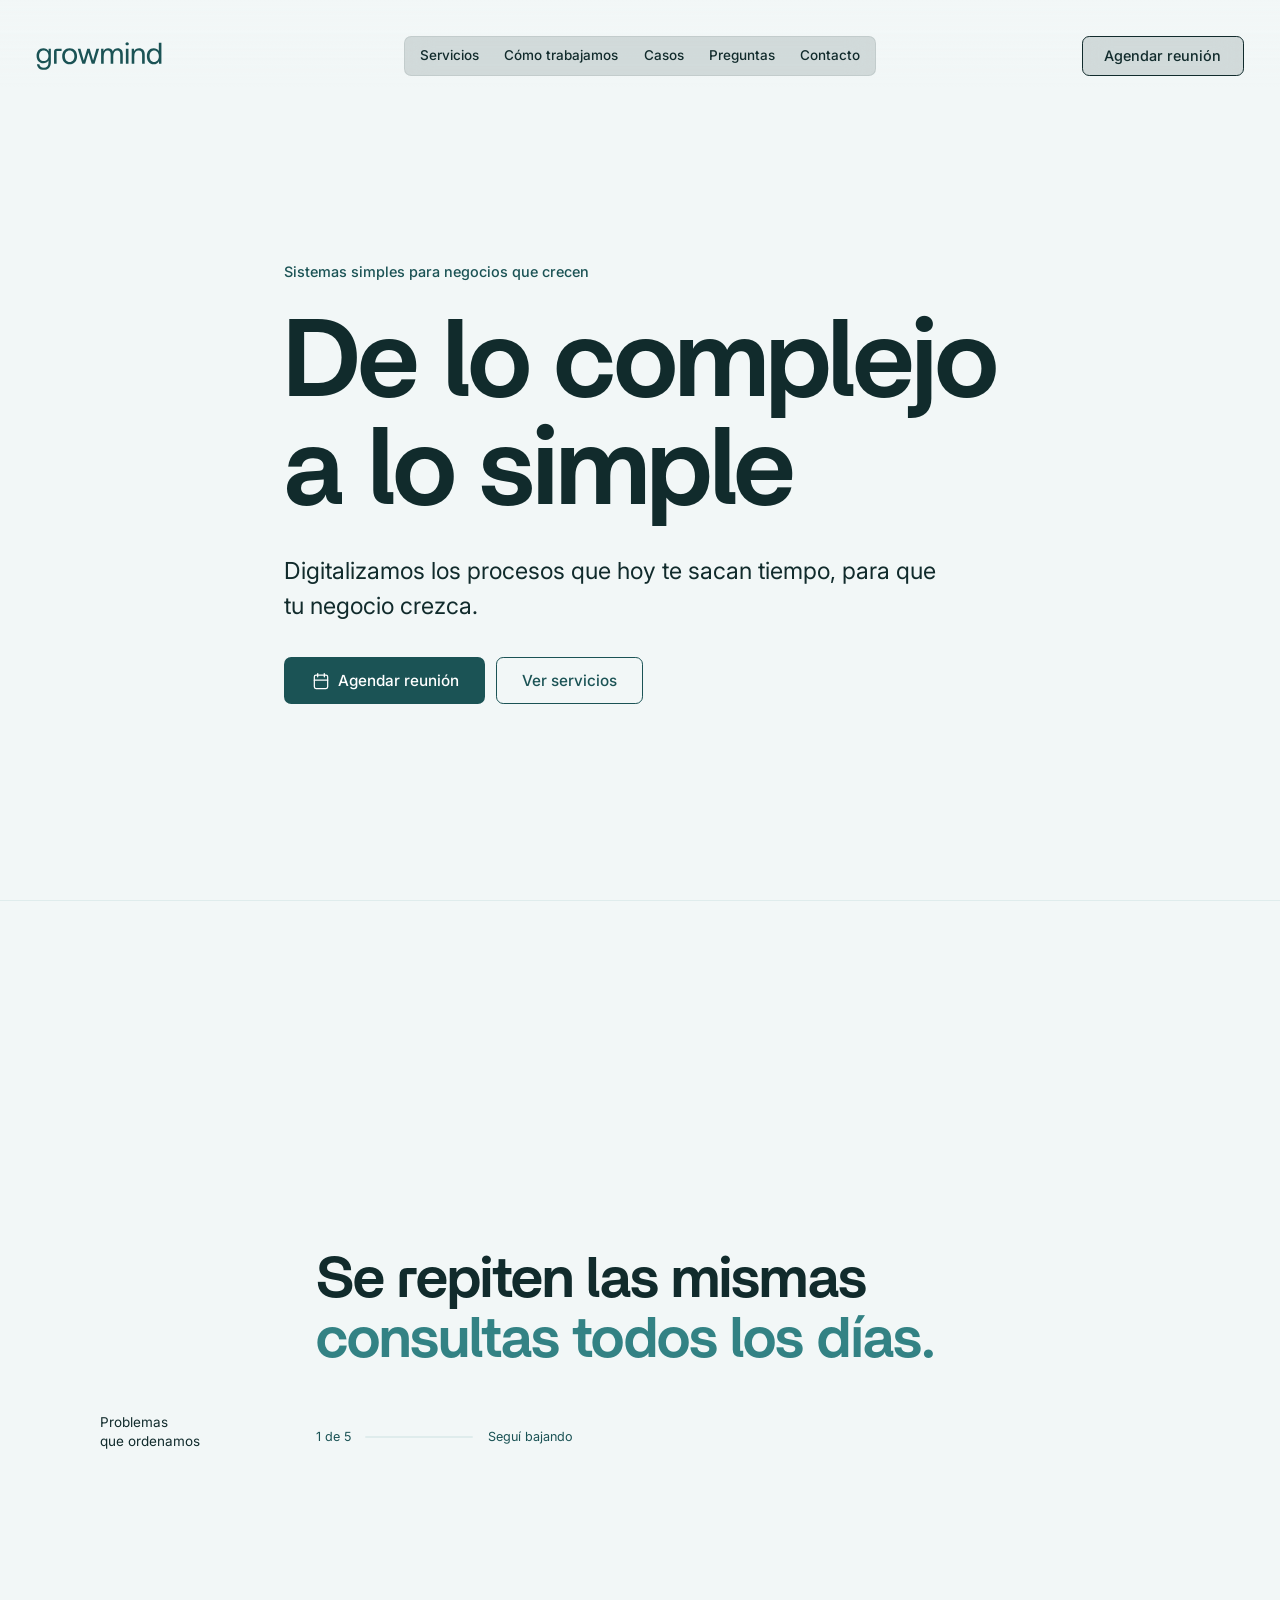
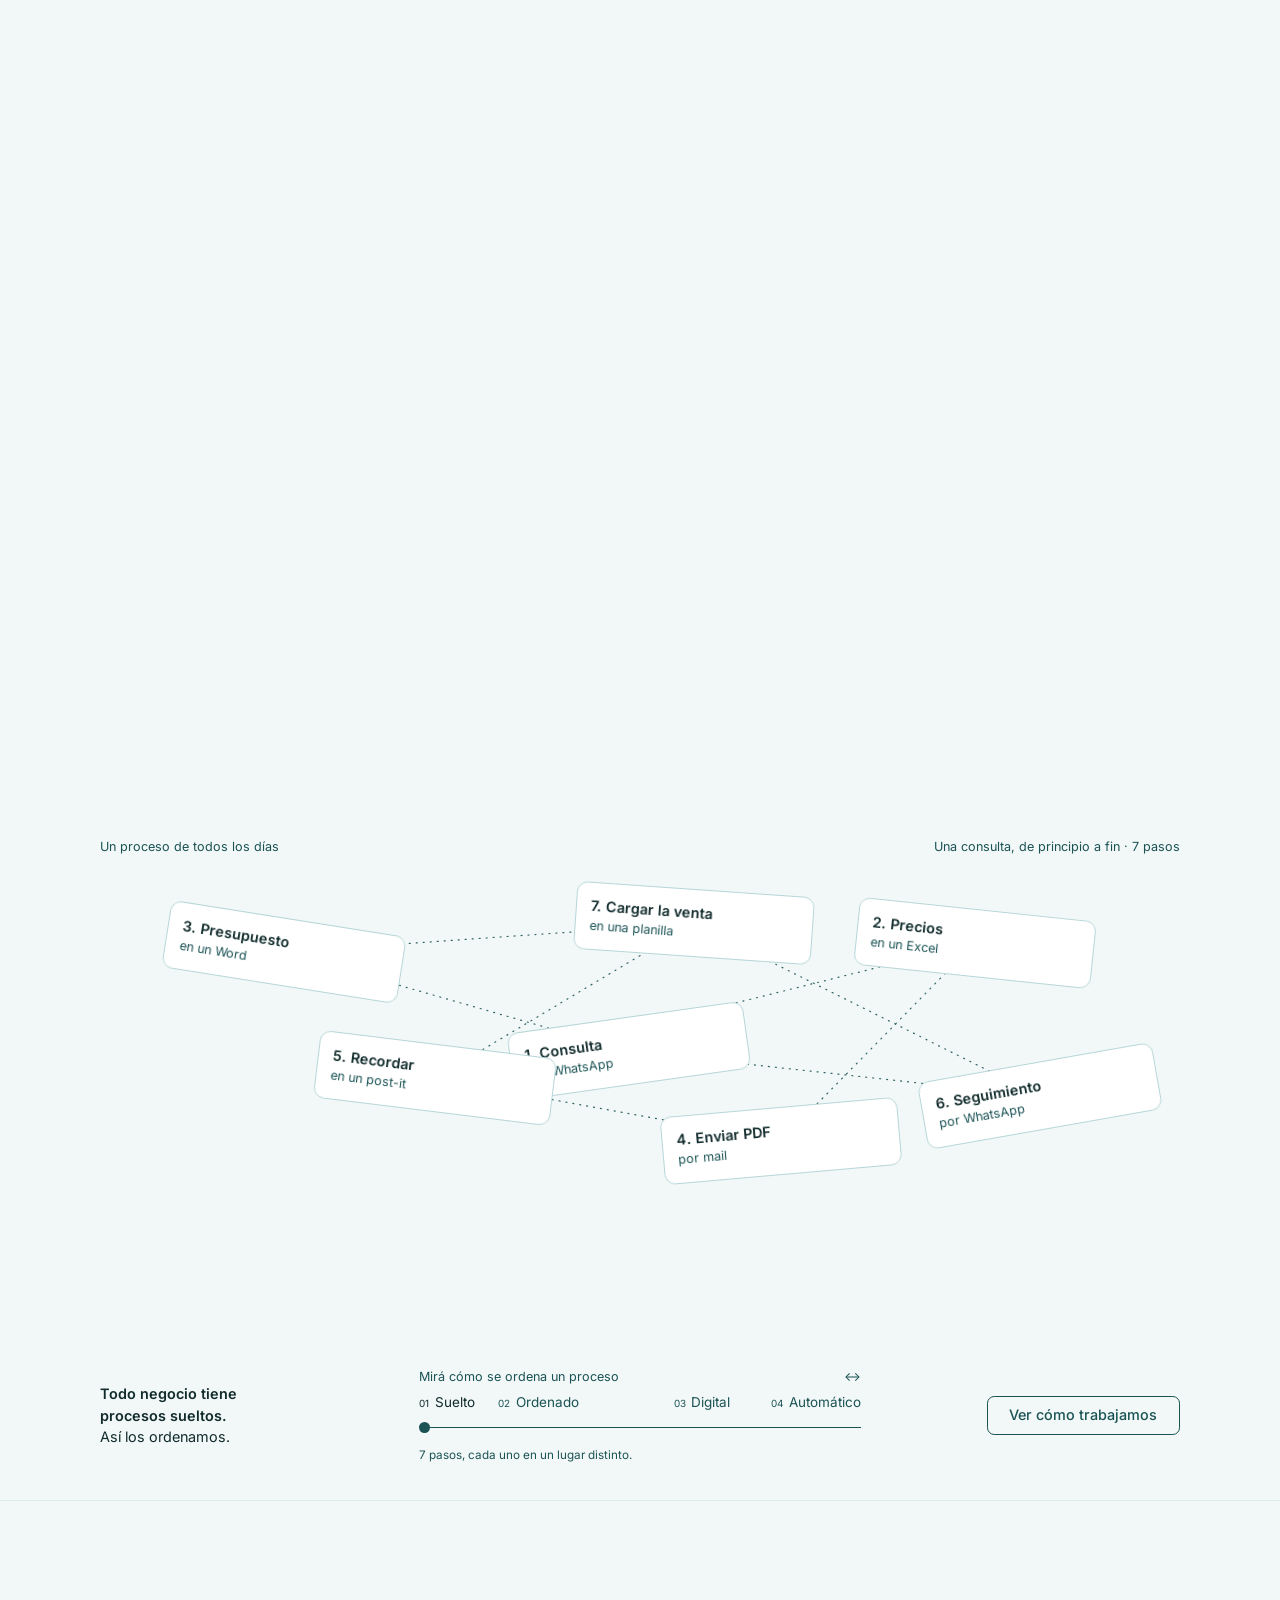
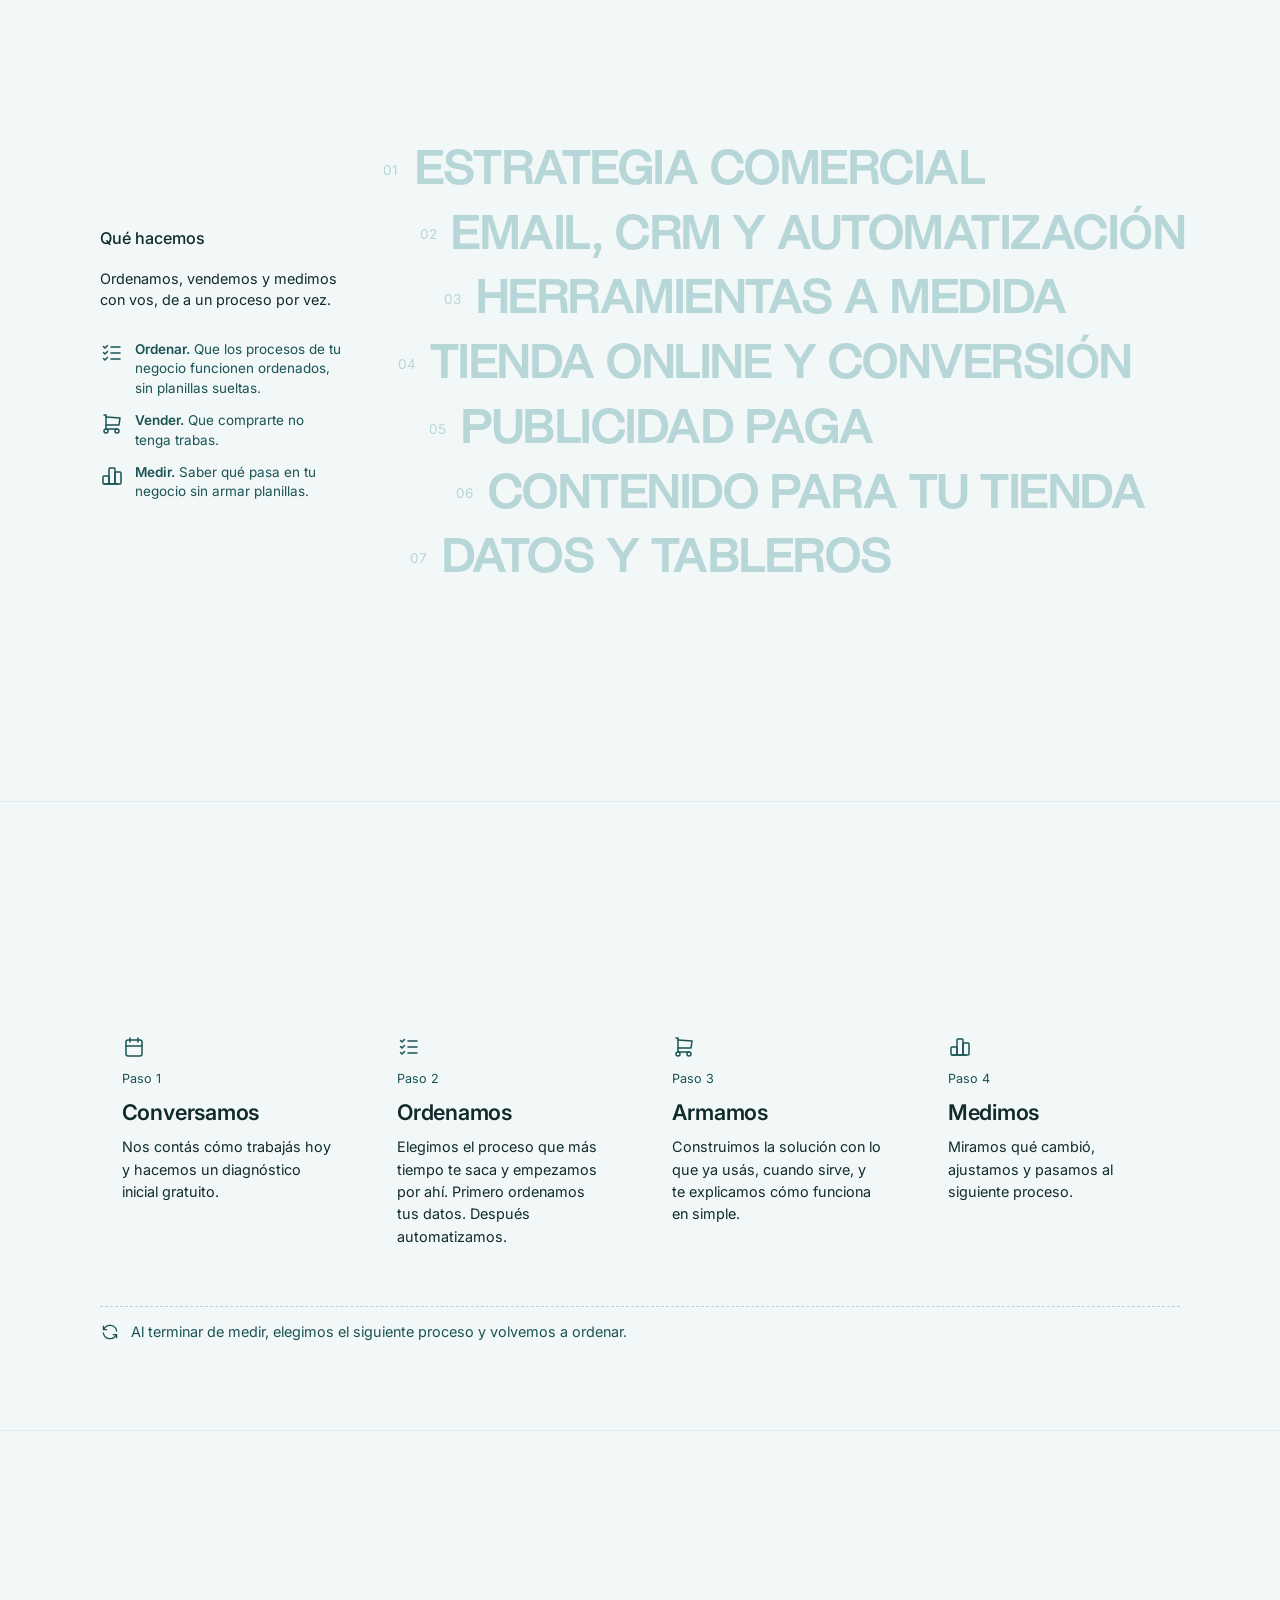
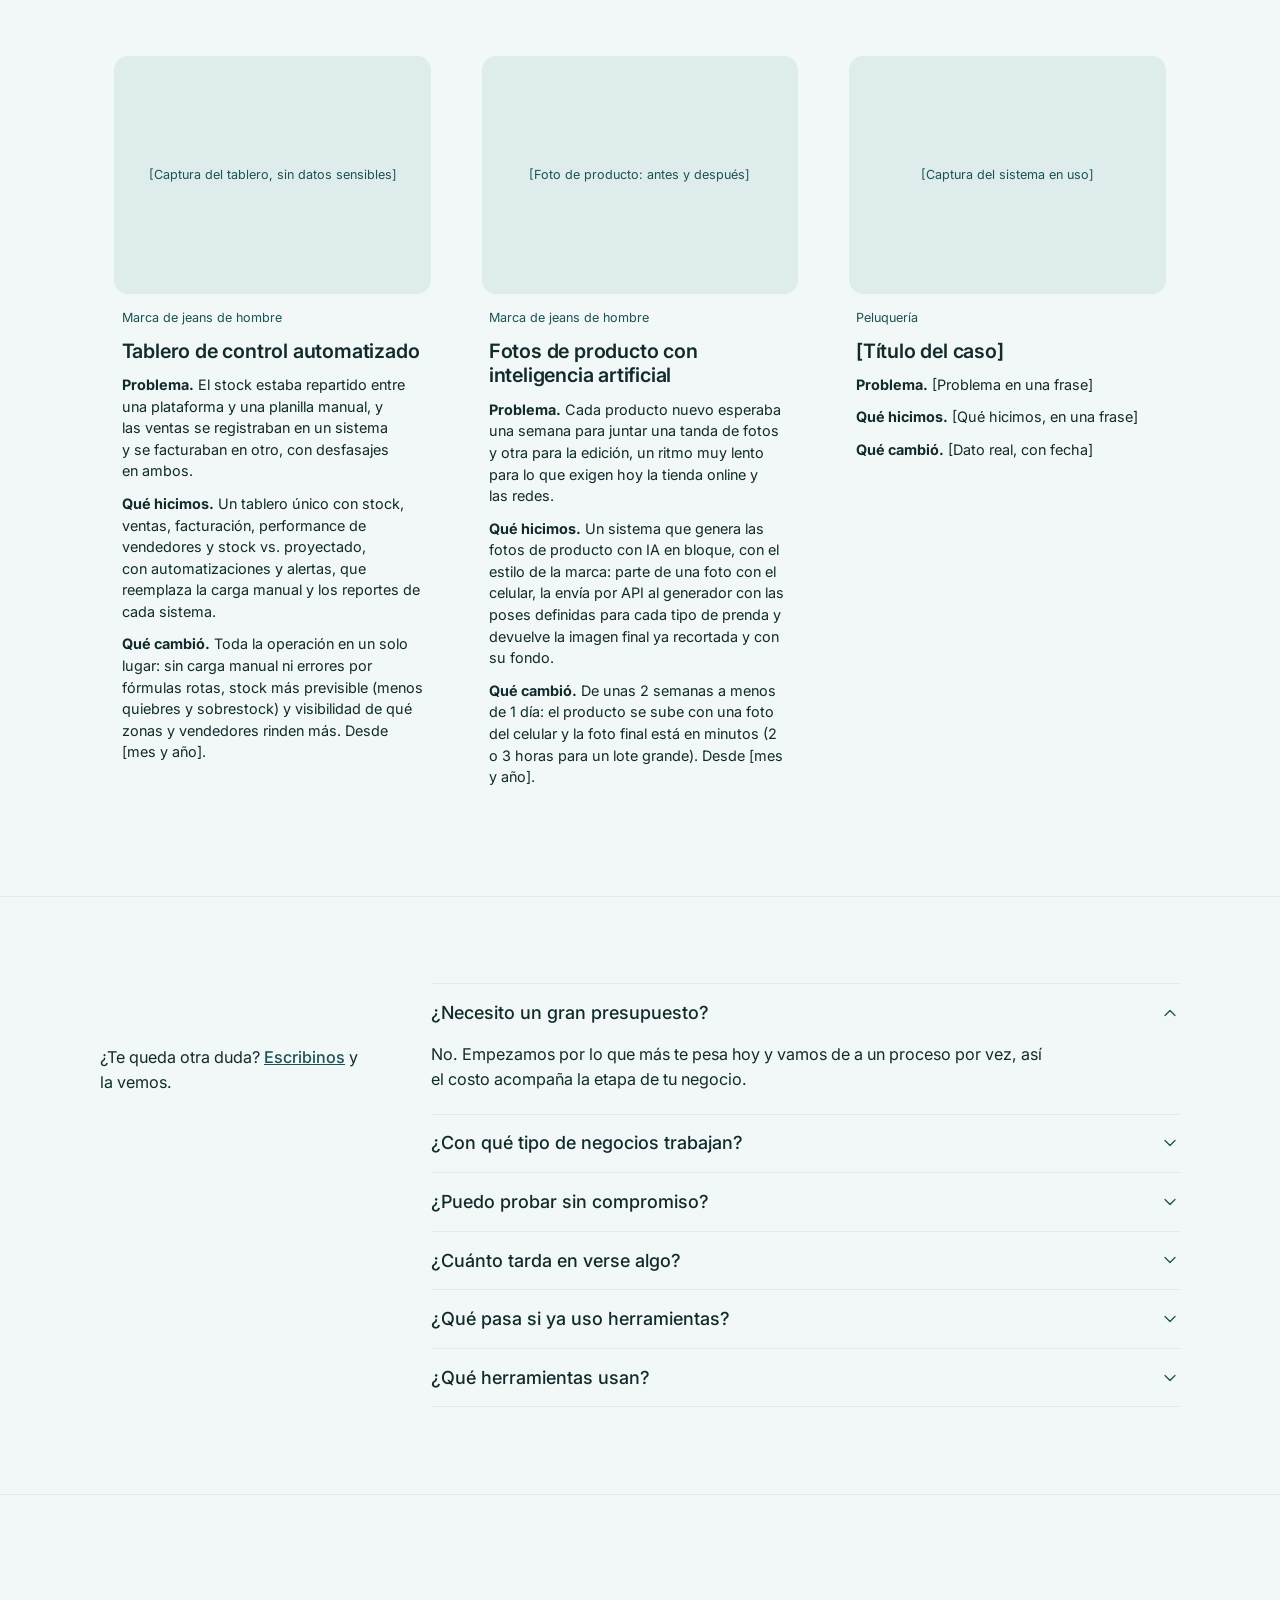
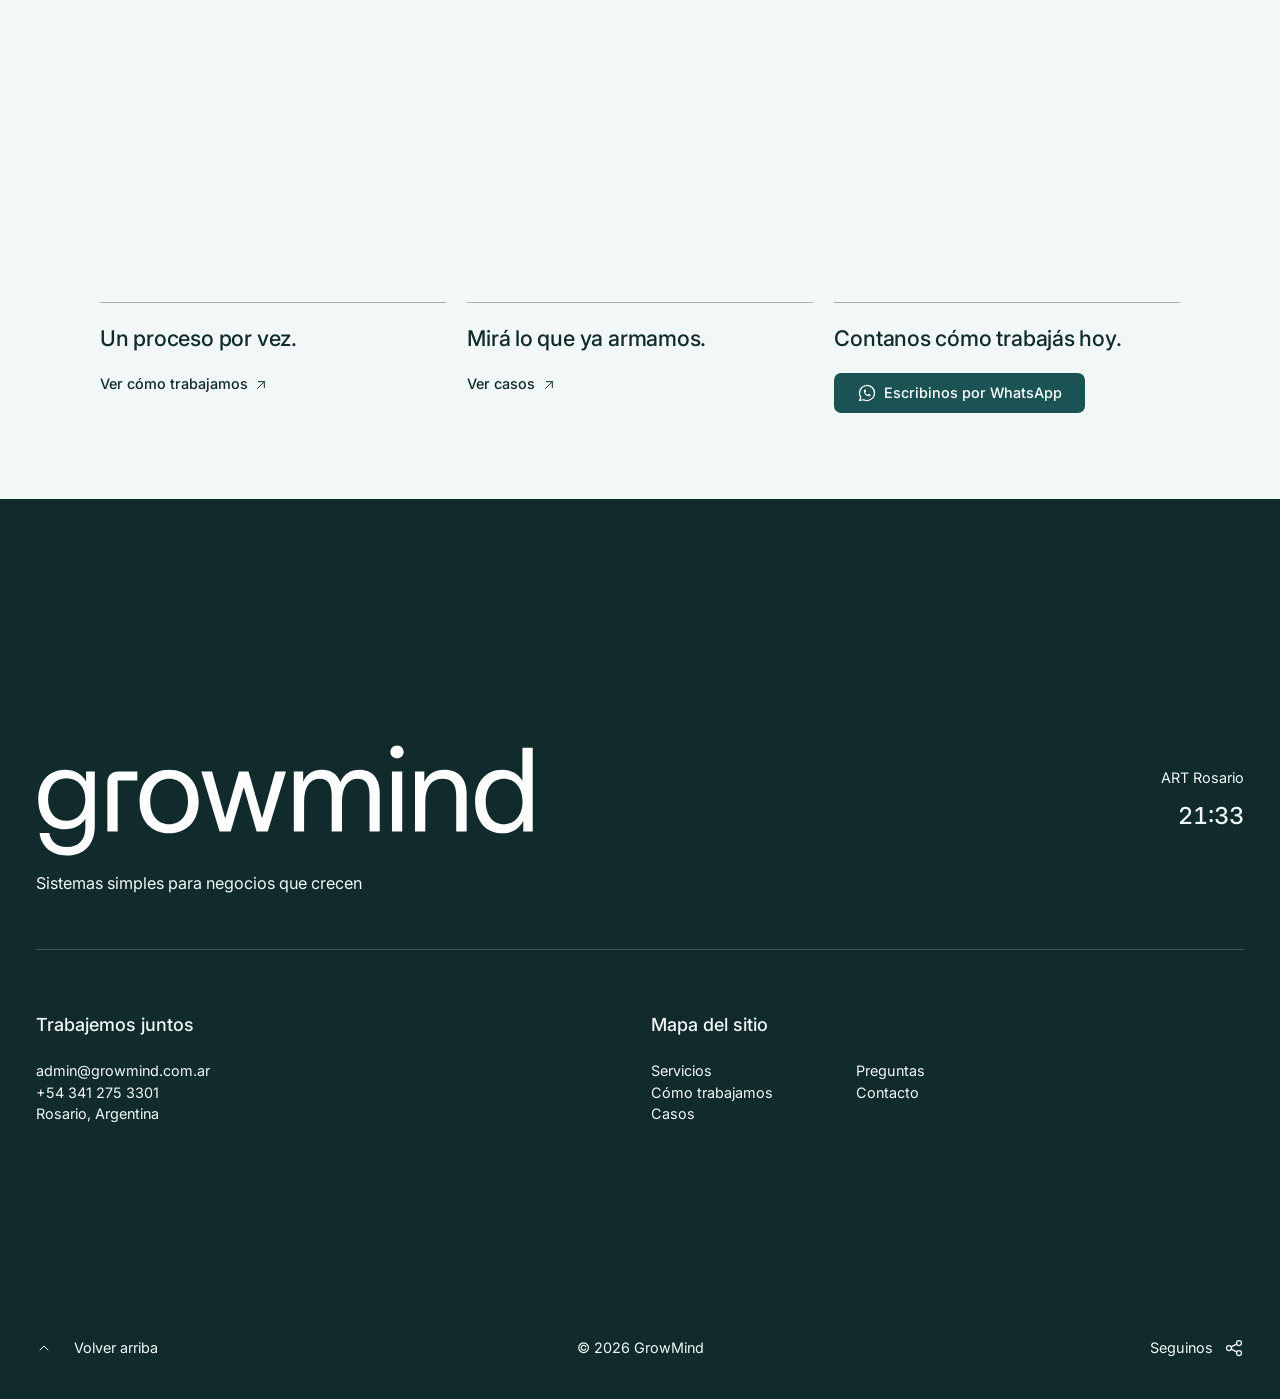
<file: index.html>
<!DOCTYPE html>
<html lang="es">
<head>
<meta charset="utf-8">
<meta name="viewport" content="width=device-width, initial-scale=1">
<title>GrowMind - Sistemas simples para negocios que crecen</title>
<meta name="description" content="Ayudamos a emprendedores y PYMEs a ordenar su tienda, sus ventas y sus datos. Sistemas simples para negocios que crecen. Hablemos por WhatsApp.">
<meta property="og:type" content="website">
<meta property="og:title" content="GrowMind - Sistemas simples para negocios que crecen">
<meta property="og:description" content="Ayudamos a emprendedores y PYMEs a ordenar su tienda, sus ventas y sus datos.">
<meta property="og:locale" content="es_AR">
<meta property="og:image" content="https://growmind.com.ar/assets/img/og-image.png">
<meta property="og:image:width" content="1200">
<meta property="og:image:height" content="630">
<meta name="twitter:card" content="summary_large_image">
<meta name="theme-color" content="#F2F7F7">
<link rel="icon" href="assets/img/favicon.svg" type="image/svg+xml">
<link rel="preconnect" href="https://fonts.googleapis.com">
<link rel="preconnect" href="https://fonts.gstatic.com" crossorigin>
<link href="https://fonts.googleapis.com/css2?family=Inter:wght@400;500;600&display=swap" rel="stylesheet">
<link rel="stylesheet" href="assets/css/style.css">
<script>document.documentElement.classList.add('js');</script>
</head>
<body id="top">

<svg width="0" height="0" style="position:absolute" aria-hidden="true" focusable="false">
  <defs>
    <symbol id="i-calendar" viewBox="0 0 24 24"><path d="M4 7a2 2 0 0 1 2 -2h12a2 2 0 0 1 2 2v12a2 2 0 0 1 -2 2h-12a2 2 0 0 1 -2 -2v-12z"/><path d="M16 3v4"/><path d="M8 3v4"/><path d="M4 11h16"/></symbol>
    <symbol id="i-list-check" viewBox="0 0 24 24"><path d="M3.5 5.5l1.5 1.5l2.5 -2.5"/><path d="M3.5 11.5l1.5 1.5l2.5 -2.5"/><path d="M3.5 17.5l1.5 1.5l2.5 -2.5"/><path d="M11 6l9 0"/><path d="M11 12l9 0"/><path d="M11 18l9 0"/></symbol>
    <symbol id="i-cart" viewBox="0 0 24 24"><path d="M6 19m-2 0a2 2 0 1 0 4 0a2 2 0 1 0 -4 0"/><path d="M17 19m-2 0a2 2 0 1 0 4 0a2 2 0 1 0 -4 0"/><path d="M17 17h-11v-14h-2"/><path d="M6 5l14 1l-1 7h-13"/></symbol>
    <symbol id="i-chart-bar" viewBox="0 0 24 24"><path d="M3 13a1 1 0 0 1 1 -1h4a1 1 0 0 1 1 1v6a1 1 0 0 1 -1 1h-4a1 1 0 0 1 -1 -1z"/><path d="M15 9a1 1 0 0 1 1 -1h4a1 1 0 0 1 1 1v10a1 1 0 0 1 -1 1h-4a1 1 0 0 1 -1 -1z"/><path d="M9 5a1 1 0 0 1 1 -1h4a1 1 0 0 1 1 1v14a1 1 0 0 1 -1 1h-4a1 1 0 0 1 -1 -1z"/><path d="M4 20h14"/></symbol>
    <symbol id="i-whatsapp" viewBox="0 0 24 24"><path d="M3 21l1.65 -3.8a9 9 0 1 1 3.4 2.9l-5.05 .9"/><path d="M9 10a.5 .5 0 0 0 1 0v-1a.5 .5 0 0 0 -1 0v1a5 5 0 0 0 5 5h1a.5 .5 0 0 0 0 -1h-1a.5 .5 0 0 0 0 1"/></symbol>
    <symbol id="i-arrow-up-right" viewBox="0 0 24 24"><path d="M17 7l-10 10"/><path d="M8 7l9 0l0 9"/></symbol>
    <symbol id="i-arrow-right" viewBox="0 0 64 24"><path d="M2 12h58"/><path d="M52 5l8 7l-8 7"/></symbol>
    <symbol id="i-chevron-up" viewBox="0 0 24 24"><path d="M6 15l6 -6l6 6"/></symbol>
    <symbol id="i-chevron-down" viewBox="0 0 24 24"><path d="M6 9l6 6l6 -6"/></symbol>
    <symbol id="i-share" viewBox="0 0 24 24"><path d="M6 12m-3 0a3 3 0 1 0 6 0a3 3 0 1 0 -6 0"/><path d="M18 6m-3 0a3 3 0 1 0 6 0a3 3 0 1 0 -6 0"/><path d="M18 18m-3 0a3 3 0 1 0 6 0a3 3 0 1 0 -6 0"/><path d="M8.7 10.7l6.6 -3.4"/><path d="M8.7 13.3l6.6 3.4"/></symbol>
    <symbol id="i-instagram" viewBox="0 0 24 24"><path d="M4 8a4 4 0 0 1 4 -4h8a4 4 0 0 1 4 4v8a4 4 0 0 1 -4 4h-8a4 4 0 0 1 -4 -4z"/><path d="M9 12a3 3 0 1 0 6 0a3 3 0 0 0 -6 0"/><path d="M16.5 7.5v.01"/></symbol>
    <symbol id="i-linkedin" viewBox="0 0 24 24"><path d="M8 11v5"/><path d="M8 8v.01"/><path d="M12 16v-5"/><path d="M16 16v-3a2 2 0 0 0 -4 0"/><path d="M3 7a4 4 0 0 1 4 -4h10a4 4 0 0 1 4 4v10a4 4 0 0 1 -4 4h-10a4 4 0 0 1 -4 -4z"/></symbol>
    <symbol id="i-refresh" viewBox="0 0 24 24"><path d="M20 11a8.1 8.1 0 0 0 -15.5 -2m-.5 -4v4h4"/><path d="M4 13a8.1 8.1 0 0 0 15.5 2m.5 4v-4h-4"/></symbol>
  </defs>
</svg>

<a class="skip" href="#portada">Ir al contenido</a>

<!-- Menú -->
<header class="site-header" id="site-header" data-hero="true" data-tone="light">
  <a class="brand" href="#top" aria-label="GrowMind, ir al inicio">
    <img class="logo-petroleo" src="assets/img/logos/growmind-regular-petroleo.svg" alt="growmind" width="140" height="31">
    <img class="logo-blanco" src="assets/img/logos/growmind-regular-blanco.svg" alt="" width="140" height="31">
  </a>
  <button class="nav-toggle" id="nav-toggle" type="button" aria-expanded="false" aria-controls="main-nav">
    Menú
    <svg class="icon" width="20" height="20" aria-hidden="true"><use href="#i-chevron-down"/></svg>
  </button>
  <nav class="pill" id="main-nav" aria-label="Principal">
    <a href="#servicios">Servicios</a>
    <a href="#como-trabajamos">Cómo trabajamos</a>
    <a href="#trabajo">Casos</a>
    <a href="#preguntas">Preguntas</a>
    <a href="#contacto">Contacto</a>
  </nav>
  <a class="btn btn-nav" href="https://wa.me/543412753301?text=Hola%20GrowMind%2C%20quiero%20agendar%20una%20reuni%C3%B3n">Agendar reunión</a>
</header>

<main>

<!-- Portada: logo grande que viaja al menú, luego título y bajada, luego botones. Todo ligado al scroll. -->
<section class="hero" id="portada" aria-label="Portada">
  <div class="hero-stage">
    <div class="container hero-text">
      <p class="descriptor" id="hero-desc">Sistemas simples para negocios que crecen</p>
      <h1 id="hero-h1"><span>De lo complejo</span> <span>a lo simple</span></h1>
      <p class="lead" id="hero-lead">Digitalizamos los procesos que hoy te sacan tiempo, para que tu negocio crezca.</p>
      <div class="btn-row" id="hero-btns">
        <a class="btn btn-primary" href="https://wa.me/543412753301?text=Hola%20GrowMind%2C%20quiero%20agendar%20una%20reuni%C3%B3n">
          <svg class="icon" width="20" height="20" aria-hidden="true"><use href="#i-calendar"/></svg>
          Agendar reunión
        </a>
        <a class="btn btn-secondary" href="#servicios">Ver servicios</a>
      </div>
    </div>
    <div class="hero-cue" id="hero-cue" aria-hidden="true"><span class="mouse"><i></i></span></div>
  </div>
</section>

<!-- Problemas -->
<section class="problems" id="problemas" aria-label="Problemas">
  <div class="stage">
    <p class="label">Problemas<br>que ordenamos</p>
    <div class="main">
      <div class="window" id="cube">
        <p class="phrase"><span class="l1">Se repiten las mismas</span><span class="l2">consultas todos los días.</span></p>
        <p class="phrase"><span class="l1">Los datos están</span><span class="l2">por todos lados.</span></p>
        <p class="phrase"><span class="l1">Hay tareas a mano</span><span class="l2">que podrían hacerse solas.</span></p>
        <p class="phrase"><span class="l1">Cuesta ver cómo</span><span class="l2">viene el negocio.</span></p>
        <p class="phrase"><span class="l1">Si un proceso lleva más tiempo</span><span class="l2">del que devuelve, lo ordenamos.</span></p>
      </div>
      <div class="sub" aria-hidden="true"><span id="count">1 de 5</span><span class="bar"><i id="fill"></i></span><span>Seguí bajando</span></div>
    </div>
  </div>
</section>

<!-- Diagrama: un proceso que se ordena según la barra inferior (no según el scroll) -->
<section class="diagram-1" aria-label="Un proceso de todos los días">
  <div class="container dg-wrap">
    <div class="dg-stage">
      <div class="dg-top">
        <span>Un proceso de todos los días</span>
        <span id="dg-count">Una consulta, de principio a fin · 7 pasos</span>
      </div>
      <div class="dg-canvas">
        <svg class="dg-links" viewBox="0 0 100 340" preserveAspectRatio="none" aria-hidden="true">
          <line class="dg-link"></line><line class="dg-link"></line><line class="dg-link"></line><line class="dg-link"></line>
          <line class="dg-link"></line><line class="dg-link"></line><line class="dg-link"></line><line class="dg-link"></line>
          <path class="dg-elbow" id="dg-elbow" d="M86 116 V173 H14 V226 M13.4 220 L14 226 L14.6 220"></path>
        </svg>
        <div class="dg-card"><span class="dg-fa"><b>1. Consulta</b><small>por WhatsApp</small></span><span class="dg-fb"><b>1. Consulta</b><small>llega al sistema</small></span></div>
        <div class="dg-card"><span class="dg-fa"><b>2. Precios</b><small>en un Excel</small></span></div>
        <div class="dg-card"><span class="dg-fa"><b>3. Presupuesto</b><small>en un Word</small></span><span class="dg-fb"><b>2. Presupuesto</b><small>con precios</small></span></div>
        <div class="dg-card"><span class="dg-fa"><b>4. Enviar PDF</b><small>por mail</small></span></div>
        <div class="dg-card"><span class="dg-fa"><b>5. Recordar</b><small>en un post-it</small></span></div>
        <div class="dg-card"><span class="dg-fa"><b>6. Seguimiento</b><small>por WhatsApp</small></span><span class="dg-fb"><b>3. Seguimiento</b><small>con recordatorio</small></span><span class="dg-auto"><svg class="icon" width="12" height="12" aria-hidden="true"><use href="#i-refresh"/></svg>Automático</span></div>
        <div class="dg-card"><span class="dg-fa"><b>7. Cargar la venta</b><small>en una planilla</small></span><span class="dg-fb"><b>4. Registro</b><small>en el sistema</small></span><span class="dg-auto"><svg class="icon" width="12" height="12" aria-hidden="true"><use href="#i-refresh"/></svg>Automático</span></div>
        <span class="dg-arrow">→</span><span class="dg-arrow">→</span><span class="dg-arrow">→</span><span class="dg-arrow">→</span><span class="dg-arrow">→</span>
      </div>
      <div class="dg-foot">
        <p class="dg-left"><b>Todo negocio tiene<br>procesos sueltos.</b><br>Así los ordenamos.</p>
        <div class="dg-bar" id="dg-bar">
          <p class="dg-title"><span>Mirá cómo se ordena un proceso</span><span aria-hidden="true">↔</span></p>
          <div class="dg-labels">
            <button type="button" class="dg-stop" style="left:0%"><i>01</i>Suelto</button>
            <button type="button" class="dg-stop" style="left:27%"><i>02</i>Ordenado</button>
            <button type="button" class="dg-stop" style="left:64%"><i>03</i>Digital</button>
            <button type="button" class="dg-stop dg-stop-last" style="right:0"><i>04</i>Automático</button>
          </div>
          <input type="range" id="dg-range" min="0" max="100" step="0.5" value="0" aria-label="Estado del proceso">
          <p class="dg-caption" id="dg-caption" aria-live="polite">7 pasos, cada uno en un lugar distinto.</p>
        </div>
        <a class="btn btn-secondary dg-cta" href="#como-trabajamos">Ver cómo trabajamos</a>
      </div>
    </div>
  </div>
</section>

<!-- Servicios -->
<section class="services" id="servicios" aria-label="Servicios">
  <div class="svc-stage" id="svc-stage">
    <div class="svc-left">
      <h2>Qué hacemos</h2>
      <p class="svc-lead">Ordenamos, vendemos y medimos con vos, de a un proceso por vez.</p>
      <ul class="lines">
        <li data-line="Ordenar"><svg class="icon" width="24" height="24" aria-hidden="true"><use href="#i-list-check"/></svg><span><b>Ordenar.</b> Que los procesos de tu negocio funcionen ordenados, sin planillas sueltas.</span></li>
        <li data-line="Vender"><svg class="icon" width="24" height="24" aria-hidden="true"><use href="#i-cart"/></svg><span><b>Vender.</b> Que comprarte no tenga trabas.</span></li>
        <li data-line="Medir"><svg class="icon" width="24" height="24" aria-hidden="true"><use href="#i-chart-bar"/></svg><span><b>Medir.</b> Saber qué pasa en tu negocio sin armar planillas.</span></li>
      </ul>
    </div>
    <div class="svc-right" id="svc-right">
      <span class="marker" id="svc-marker" aria-hidden="true"></span>
      <div class="track" id="svc-track">
        <ul class="svc-list" id="svc-list" aria-label="Servicios">
          <li data-line="Ordenar">
            <button type="button" class="svc-name" data-n="01">Estrategia comercial</button>
            <div class="svc-detail"><span class="svc-line">Ordenar</span><p>Definimos a quién le vendés, con qué condiciones y cómo, tanto en mayorista como en minorista. Te dejamos kits de venta listos para usar.</p><p><strong>Qué cambia para vos:</strong> Cada venta sigue las mismas reglas.</p></div>
          </li>
          <li data-line="Ordenar">
            <button type="button" class="svc-name" data-n="02">Email, CRM y automatización</button>
            <div class="svc-detail"><span class="svc-line">Ordenar</span><p>Juntamos tus contactos en un solo lugar (eso es un CRM) y dejamos que los mensajes repetidos salgan solos: bienvenida, carrito abandonado, recompra.</p><p><strong>Qué cambia para vos:</strong> Menos tareas manuales y ningún cliente que se pierda.</p></div>
          </li>
          <li data-line="Ordenar">
            <button type="button" class="svc-name" data-n="03">Herramientas a medida</button>
            <div class="svc-detail"><span class="svc-line">Ordenar</span><p>Si lo que necesitás no existe, lo armamos: una app o una conexión simple entre tus sistemas que resuelve tu problema puntual.</p><p><strong>Qué cambia para vos:</strong> Lo que hoy hacés a mano pasa a hacerse solo.</p></div>
          </li>
          <li data-line="Vender">
            <button type="button" class="svc-name" data-n="04">Tienda online y conversión</button>
            <div class="svc-detail"><span class="svc-line">Vender</span><p>Revisamos tu tienda: fichas de producto, páginas y proceso de compra. Mejoramos lo que frena la compra, que es lo que se llama CRO.</p><p><strong>Qué cambia para vos:</strong> Menos consultas repetidas y más compras terminadas.</p></div>
          </li>
          <li data-line="Vender">
            <button type="button" class="svc-name" data-n="05">Publicidad paga</button>
            <div class="svc-detail"><span class="svc-line">Vender</span><p>Definimos qué anunciar, a quién y cómo probarlo, con pruebas A/B (mostrar dos versiones y quedarnos con la que funciona mejor). Acompañamos la ejecución junto a tu equipo.</p><p><strong>Qué cambia para vos:</strong> Sabés en qué se va cada peso de publicidad.</p></div>
          </li>
          <li data-line="Vender">
            <button type="button" class="svc-name" data-n="06">Contenido para tu tienda</button>
            <div class="svc-detail"><span class="svc-line">Vender</span><p>Fotos de producto y piezas de contenido hechas con inteligencia artificial, con el estilo de tu marca.</p><p><strong>Qué cambia para vos:</strong> Tu tienda se ve cuidada sin una producción cada temporada.</p></div>
          </li>
          <li data-line="Medir">
            <button type="button" class="svc-name" data-n="07">Datos y tableros</button>
            <div class="svc-detail"><span class="svc-line">Medir</span><p>Armamos tableros, que son pantallas con tus ventas, tu stock y tus clientes, para que decidas mirando datos reales.</p><p><strong>Qué cambia para vos:</strong> Ves todo en un solo lugar.</p></div>
          </li>
        </ul>
      </div>
    </div>
    <div class="pop" id="svc-pop" role="tooltip" hidden>
      <span class="svc-line" data-f="line"></span>
      <p class="pop-title" data-f="name"></p>
      <p data-f="que"></p>
      <p><strong>Qué cambia para vos:</strong> <span data-f="cambia"></span></p>
    </div>
  </div>
</section>

<!-- Cómo trabajamos -->
<section class="section" id="como-trabajamos" aria-label="Cómo trabajamos">
  <div class="container stack">
    <div class="head">
      <h2>Cómo trabajamos</h2>
      <p class="lead">Vamos de a un proceso por vez.</p>
    </div>
    <ol class="steps">
      <li class="card">
        <svg class="icon" width="24" height="24" aria-hidden="true"><use href="#i-calendar"/></svg>
        <span class="step-n">Paso 1</span>
        <h3>Conversamos</h3>
        <p>Nos contás cómo trabajás hoy y hacemos un diagnóstico inicial gratuito.</p>
      </li>
      <li class="card">
        <svg class="icon" width="24" height="24" aria-hidden="true"><use href="#i-list-check"/></svg>
        <span class="step-n">Paso 2</span>
        <h3>Ordenamos</h3>
        <p>Elegimos el proceso que más tiempo te saca y empezamos por ahí. Primero ordenamos tus datos. Después automatizamos.</p>
      </li>
      <li class="card">
        <svg class="icon" width="24" height="24" aria-hidden="true"><use href="#i-cart"/></svg>
        <span class="step-n">Paso 3</span>
        <h3>Armamos</h3>
        <p>Construimos la solución con lo que ya usás, cuando sirve, y te explicamos cómo funciona en simple.</p>
      </li>
      <li class="card">
        <svg class="icon" width="24" height="24" aria-hidden="true"><use href="#i-chart-bar"/></svg>
        <span class="step-n">Paso 4</span>
        <h3>Medimos</h3>
        <p>Miramos qué cambió, ajustamos y pasamos al siguiente proceso.</p>
      </li>
    </ol>
    <div class="loop">
      <svg class="icon" width="20" height="20" aria-hidden="true"><use href="#i-refresh"/></svg>
      <span>Al terminar de medir, elegimos el siguiente proceso y volvemos a ordenar.</span>
    </div>
  </div>
</section>

<!-- Trabajo -->
<section class="section" id="trabajo" aria-label="Trabajo">
  <div class="container stack">
    <div class="head">
      <h2>Lo que armamos</h2>
      <p class="lead">Cada caso cuenta el problema, lo que hicimos y qué cambió.</p>
    </div>
    <div class="cases">
      <article class="card case">
        <div class="ph">[Captura del tablero, sin datos sensibles]</div>
        <div class="case-body">
          <span class="case-client">Marca de jeans de hombre</span>
          <h3>Tablero de control automatizado</h3>
          <p><strong>Problema.</strong> El stock estaba repartido entre una plataforma y una planilla manual, y las ventas se registraban en un sistema y se facturaban en otro, con desfasajes en ambos.</p>
          <p><strong>Qué hicimos.</strong> Un tablero único con stock, ventas, facturación, performance de vendedores y stock vs. proyectado, con automatizaciones y alertas, que reemplaza la carga manual y los reportes de cada sistema.</p>
          <p><strong>Qué cambió.</strong> Toda la operación en un solo lugar: sin carga manual ni errores por fórmulas rotas, stock más previsible (menos quiebres y sobrestock) y visibilidad de qué zonas y vendedores rinden más. Desde [mes y año].</p>
        </div>
      </article>
      <article class="card case">
        <div class="ph">[Foto de producto: antes y después]</div>
        <div class="case-body">
          <span class="case-client">Marca de jeans de hombre</span>
          <h3>Fotos de producto con inteligencia artificial</h3>
          <p><strong>Problema.</strong> Cada producto nuevo esperaba una semana para juntar una tanda de fotos y otra para la edición, un ritmo muy lento para lo que exigen hoy la tienda online y las redes.</p>
          <p><strong>Qué hicimos.</strong> Un sistema que genera las fotos de producto con IA en bloque, con el estilo de la marca: parte de una foto con el celular, la envía por API al generador con las poses definidas para cada tipo de prenda y devuelve la imagen final ya recortada y con su fondo.</p>
          <p><strong>Qué cambió.</strong> De unas 2 semanas a menos de 1 día: el producto se sube con una foto del celular y la foto final está en minutos (2 o 3 horas para un lote grande). Desde [mes y año].</p>
        </div>
      </article>
      <article class="card case">
        <div class="ph">[Captura del sistema en uso]</div>
        <div class="case-body">
          <span class="case-client">Peluquería</span>
          <h3>[Título del caso]</h3>
          <p><strong>Problema.</strong> [Problema en una frase]</p>
          <p><strong>Qué hicimos.</strong> [Qué hicimos, en una frase]</p>
          <p><strong>Qué cambió.</strong> [Dato real, con fecha]</p>
        </div>
      </article>
    </div>
  </div>
</section>

<!-- Preguntas -->
<section class="section" id="preguntas" aria-label="Preguntas">
  <div class="container faq-grid">
    <div class="head">
      <h2>Preguntas</h2>
      <p class="faq-note">¿Te queda otra duda? <a href="#contacto">Escribinos</a> y la vemos.</p>
    </div>
    <div class="faq">
      <details open>
        <summary><span>¿Necesito un gran presupuesto?</span><svg class="icon" width="20" height="20" aria-hidden="true"><use href="#i-chevron-down"/></svg></summary>
        <p>No. Empezamos por lo que más te pesa hoy y vamos de a un proceso por vez, así el costo acompaña la etapa de tu negocio.</p>
      </details>
      <details>
        <summary><span>¿Con qué tipo de negocios trabajan?</span><svg class="icon" width="20" height="20" aria-hidden="true"><use href="#i-chevron-down"/></svg></summary>
        <p>Con emprendedores y PYMEs. Una peluquería y una marca de ropa venden distinto, pero suelen tener lo mismo: mucho trabajo manual y poca información.</p>
      </details>
      <details>
        <summary><span>¿Puedo probar sin compromiso?</span><svg class="icon" width="20" height="20" aria-hidden="true"><use href="#i-chevron-down"/></svg></summary>
        <p>Sí. Hacemos un diagnóstico inicial gratuito: miramos cómo trabajás hoy y te decimos qué ordenaríamos primero. Si no somos la mejor opción, también te lo decimos.</p>
      </details>
      <details>
        <summary><span>¿Cuánto tarda en verse algo?</span><svg class="icon" width="20" height="20" aria-hidden="true"><use href="#i-chevron-down"/></svg></summary>
        <p>Depende del proceso. Lo primero que ves es orden: qué pasa en tu negocio y dónde se va el tiempo. Los resultados en ventas dependen del punto de partida, y los medimos juntos.</p>
      </details>
      <details>
        <summary><span>¿Qué pasa si ya uso herramientas?</span><svg class="icon" width="20" height="20" aria-hidden="true"><use href="#i-chevron-down"/></svg></summary>
        <p>Partimos de lo que ya tenés. Si algo funciona, lo conectamos. Si algo no te sirve, te lo decimos y proponemos un cambio.</p>
      </details>
      <details>
        <summary><span>¿Qué herramientas usan?</span><svg class="icon" width="20" height="20" aria-hidden="true"><use href="#i-chevron-down"/></svg></summary>
        <p>Las que tengan sentido para tu caso, casi siempre las que ya usás. Antes de armar nada, te explicamos qué cambia en tu día a día.</p>
      </details>
    </div>
  </div>
</section>

<!-- Cierre -->
<section class="closing" id="contacto" aria-label="Contacto">
  <div class="container stack-lg">
    <h2 class="big"><span class="b1">Empecemos</span><span class="b2">por lo simple.</span></h2>
    <div class="cols">
      <div class="col">
        <p>Un proceso por vez.</p>
        <a class="link" href="#como-trabajamos">Ver cómo trabajamos <svg class="icon" width="16" height="16" aria-hidden="true"><use href="#i-arrow-up-right"/></svg></a>
      </div>
      <div class="col">
        <p>Mirá lo que ya armamos.</p>
        <a class="link" href="#trabajo">Ver casos <svg class="icon" width="16" height="16" aria-hidden="true"><use href="#i-arrow-up-right"/></svg></a>
      </div>
      <div class="col">
        <p>Contanos cómo trabajás hoy.</p>
        <a class="btn btn-primary" href="https://wa.me/543412753301?text=Hola%20GrowMind%2C%20quiero%20agendar%20una%20reuni%C3%B3n">
          <svg class="icon" width="20" height="20" aria-hidden="true"><use href="#i-whatsapp"/></svg>
          Escribinos por WhatsApp
        </a>
      </div>
    </div>
  </div>
</section>

</main>

<!-- Pie -->
<footer class="site-footer" id="pie" aria-label="Pie de página">
  <div class="container foot-inner">
    <div class="foot-top">
      <div class="foot-brand">
        <img class="foot-logo" src="assets/img/logos/growmind-regular-blanco.svg" alt="growmind" width="660" height="147">
        <p class="foot-desc">Sistemas simples para negocios que crecen</p>
      </div>
      <p class="foot-clock"><span>ART Rosario</span> <time id="clock" datetime=""></time></p>
    </div>
    <div class="foot-grid">
      <div class="foot-block">
        <h3>Trabajemos juntos</h3>
        <ul>
          <li><a href="mailto:admin@growmind.com.ar">admin@growmind.com.ar</a></li>
          <li><a href="tel:+543412753301">+54 341 275 3301</a></li>
          <li>Rosario, Argentina</li>
        </ul>
      </div>
      <div class="foot-block">
        <h3>Mapa del sitio</h3>
        <ul class="sitemap">
          <li><a href="#servicios">Servicios</a></li>
          <li><a href="#como-trabajamos">Cómo trabajamos</a></li>
          <li><a href="#trabajo">Casos</a></li>
          <li><a href="#preguntas">Preguntas</a></li>
          <li><a href="#contacto">Contacto</a></li>
        </ul>
      </div>
    </div>
    <div class="foot-bar">
      <a href="#top"><svg class="icon" width="16" height="16" aria-hidden="true"><use href="#i-chevron-up"/></svg>Volver arriba</a>
      <span>© 2026 GrowMind</span>
      <div class="follow">
        <span class="follow-label">Seguinos</span>
        <svg class="icon follow-share" width="20" height="20" aria-hidden="true"><use href="#i-share"/></svg>
        <div class="follow-icons">
          <a class="follow-link" href="#" aria-label="Instagram"><svg class="icon" width="20" height="20" aria-hidden="true"><use href="#i-instagram"/></svg></a>
          <a class="follow-link" href="#" aria-label="LinkedIn"><svg class="icon" width="20" height="20" aria-hidden="true"><use href="#i-linkedin"/></svg></a>
        </div>
      </div>
    </div>
  </div>
</footer>

<script src="assets/js/script.js"></script>
</body>
</html>
</file>
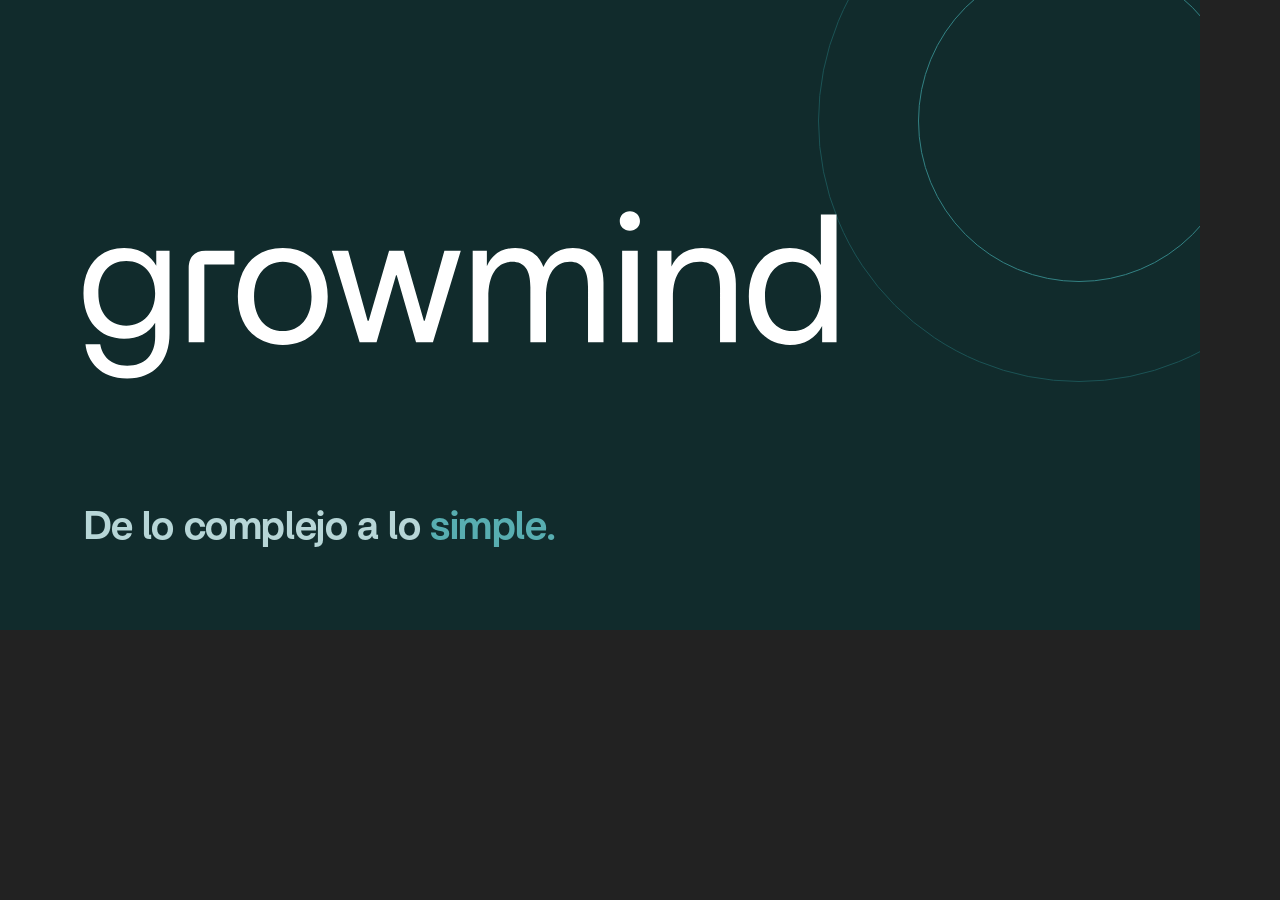
<file: docs/og-image.html>
<!doctype html>
<html lang="es"><head><meta charset="utf-8"><title>GrowMind – imagen para compartir</title>
<style>
@font-face{font-family:"Britti Sans";font-weight:600;src:url("../assets/fonts/BrittiSansTrial-Semibold-BF6757bfd443a8a.otf")}
@font-face{font-family:"Inter Acentos";font-weight:600;size-adjust:95%;src:url("../assets/fonts/InterAcentos-600.woff2")}
html,body{margin:0;background:#222}
.og{position:relative;width:1200px;height:630px;overflow:hidden;background:#112B2C;color:#fff;font-family:"Britti Sans","Inter Acentos",Inter,sans-serif}
.og img{position:absolute;left:80px;top:50%;width:760px;transform:translateY(-62%)}
.og h1{position:absolute;left:84px;bottom:80px;margin:0;font-weight:600;font-size:40px;line-height:1.15;letter-spacing:-.01em;color:#B7D6D7}
.og h1 span{color:#58AEB1}
.og .ring{position:absolute;right:-140px;top:-140px;width:520px;height:520px;border-radius:50%;border:1.5px solid #1B5355}
.og .ring.b{right:-40px;top:-40px;width:320px;height:320px;border-color:#338284}
</style></head><body>
<div class="og"><div class="ring"></div><div class="ring b"></div>
<img src="../assets/img/logos/growmind-regular-blanco.svg" alt="GrowMind">
<h1>De lo complejo a lo <span>simple.</span></h1></div>
</body></html>
</file>
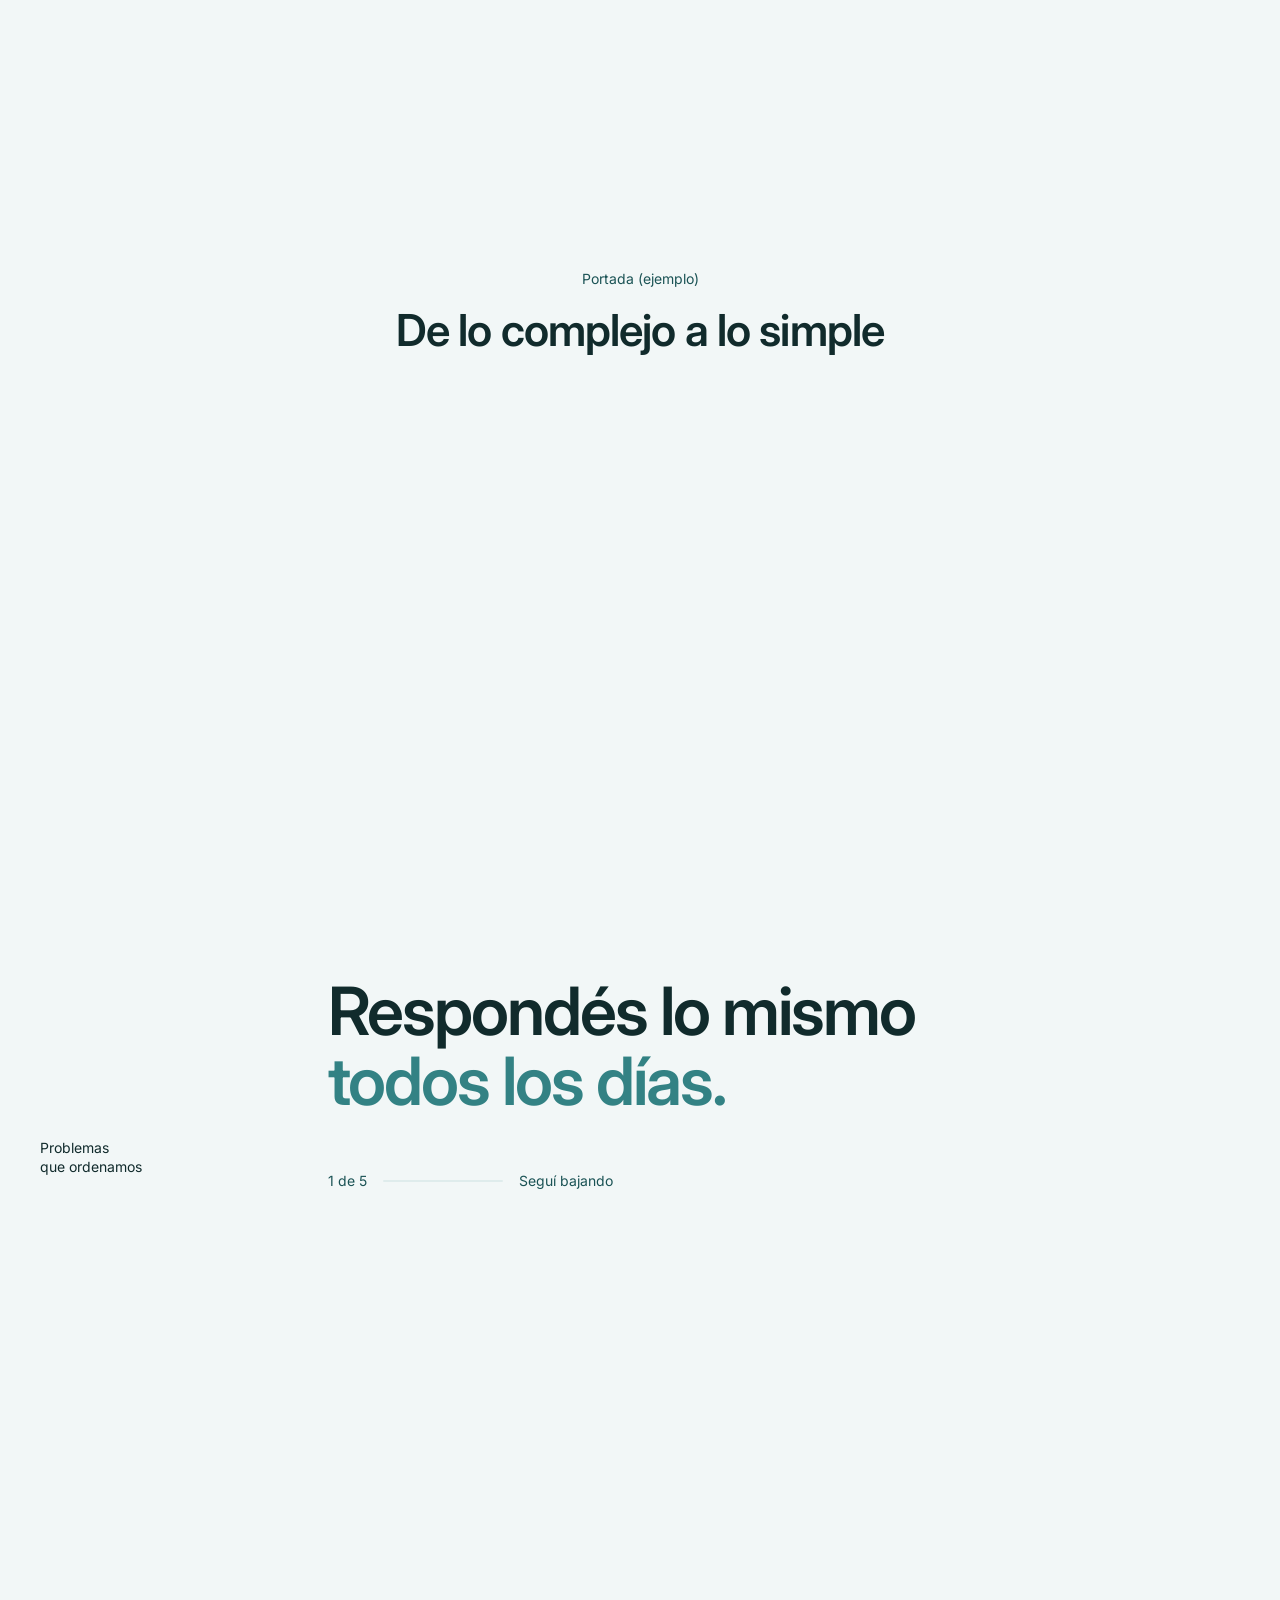
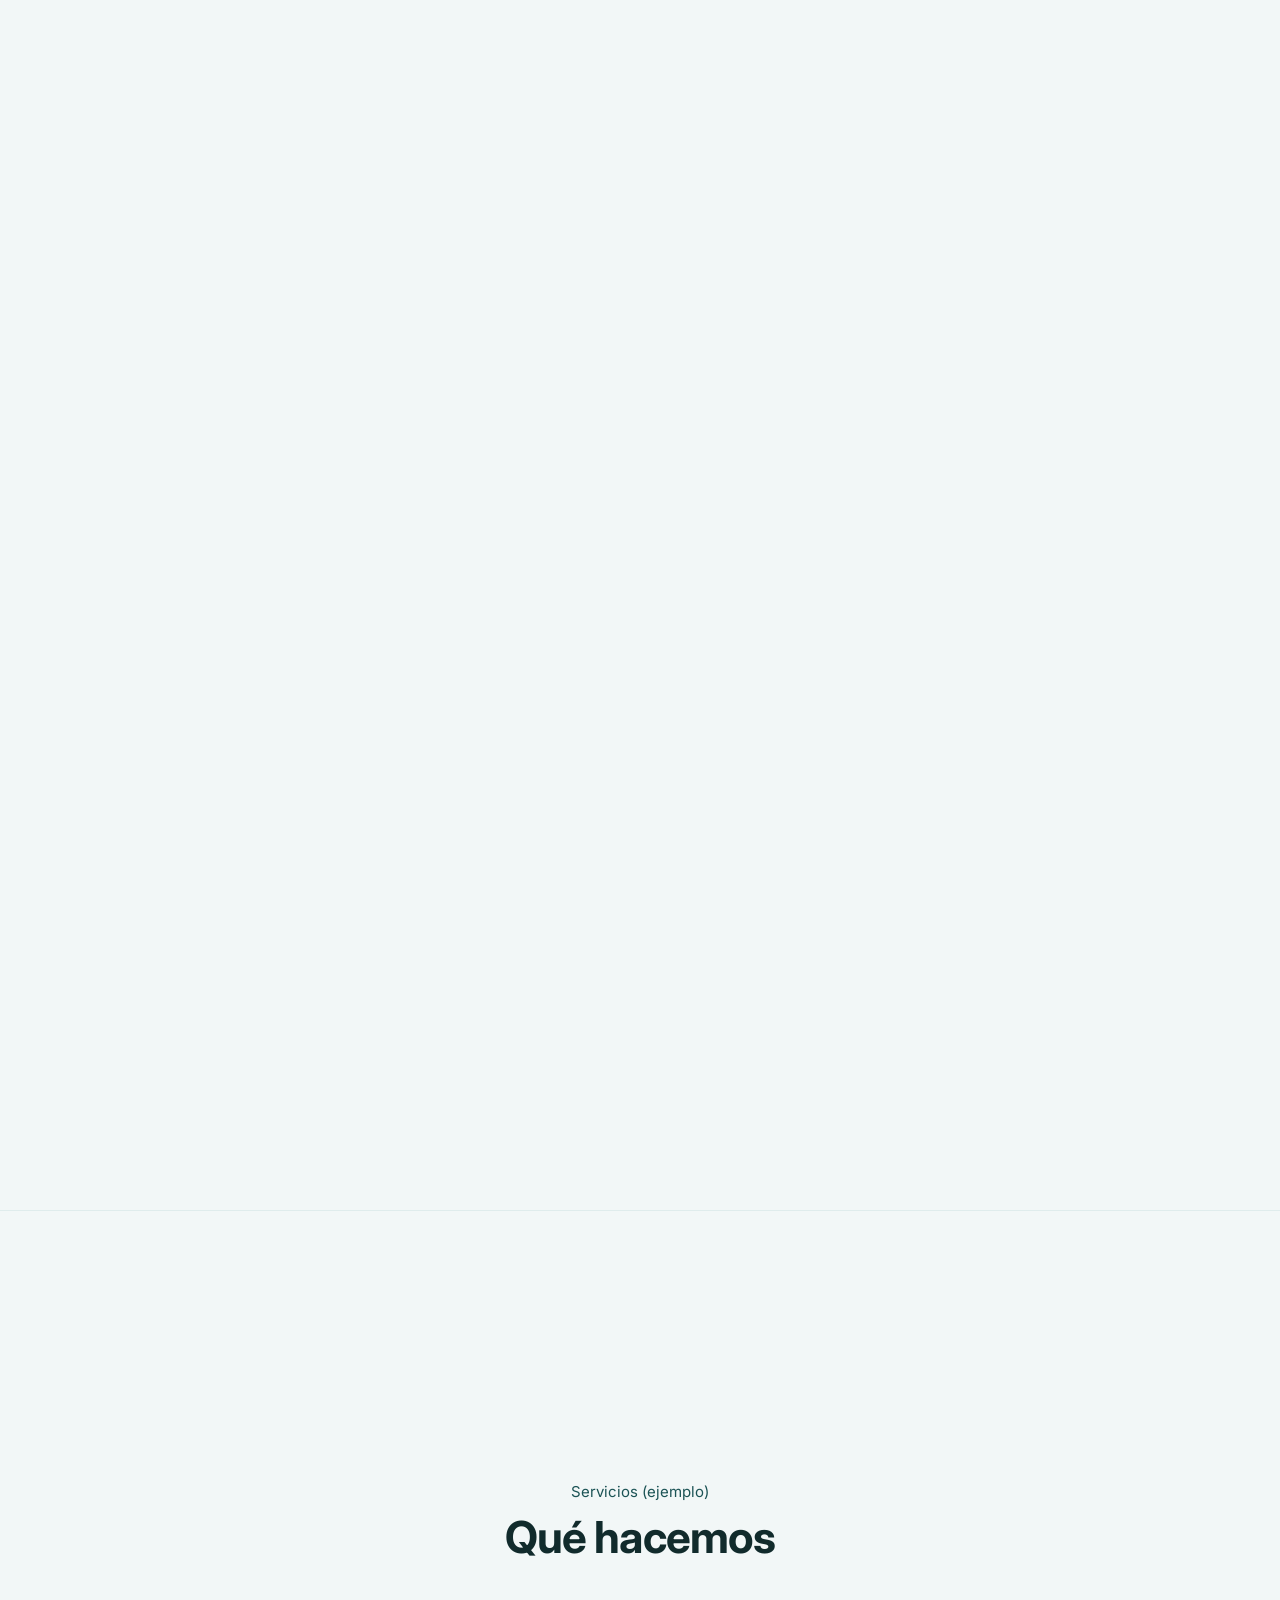
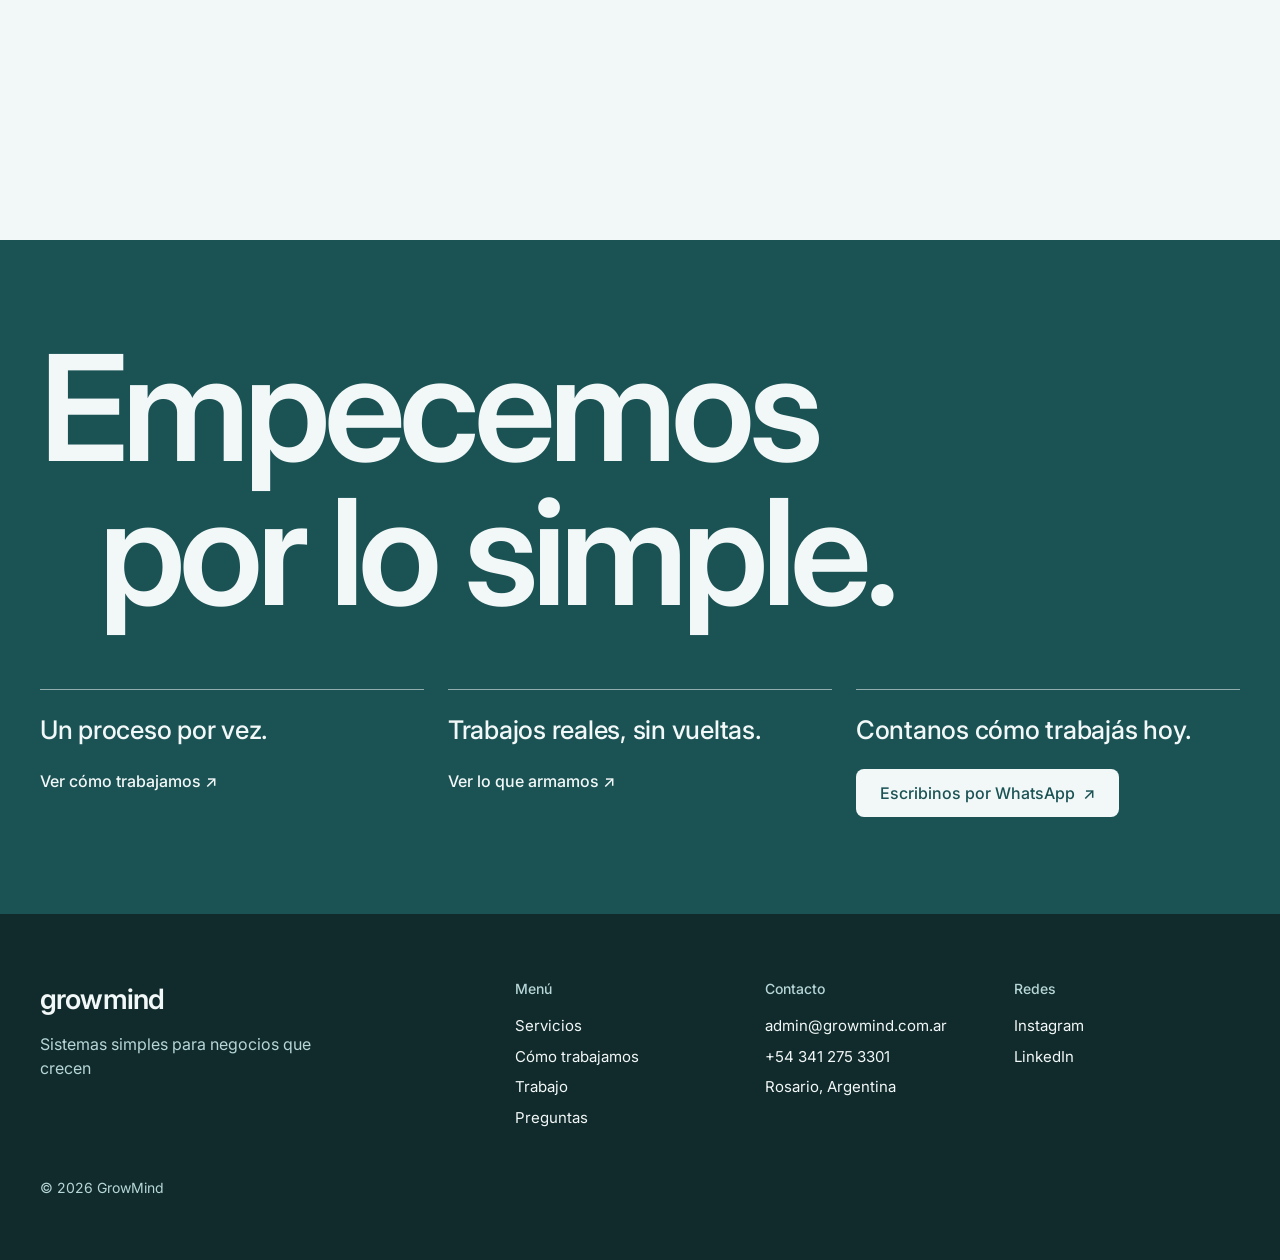
<file: growmind-web-handoff/prototipos/problemas-y-cierre.html>
<!DOCTYPE html>
<html lang="es">
<head>
<meta charset="utf-8">
<meta name="viewport" content="width=device-width, initial-scale=1, viewport-fit=cover">
<title>GrowMind · Problemas (prototipo de scroll)</title>
<link rel="preconnect" href="https://fonts.googleapis.com">
<link rel="preconnect" href="https://fonts.gstatic.com" crossorigin>
<link href="https://fonts.googleapis.com/css2?family=Inter:wght@400;500;600&display=swap" rel="stylesheet">
<style>
  :root {
    --surface: #F2F7F7;
    --ink: #112B2C;
    --ink-secondary: #1B5355;
    --emph: #338284;
    --line: #DFECEC;
    box-sizing: border-box;
    padding-top: env(safe-area-inset-top, 0px);
    padding-bottom: env(safe-area-inset-bottom, 0px);
  }
  @media (prefers-color-scheme: dark) {
    :root:not([data-theme="light"]) {
      --surface: #1B5355; --ink: #F2F7F7; --ink-secondary: #B7D6D7; --emph: #B7D6D7; --line: #338284;
    }
  }
  :root[data-theme="dark"] {
    --surface: #1B5355; --ink: #F2F7F7; --ink-secondary: #B7D6D7; --emph: #B7D6D7; --line: #338284;
  }
  html { scroll-padding-top: env(safe-area-inset-top, 0px); }
  * { box-sizing: border-box; }
  body {
    margin: 0; background: var(--surface); color: var(--ink);
    font-family: 'Inter', system-ui, -apple-system, 'Segoe UI', Roboto, sans-serif;
    font-size: 18px; line-height: 1.5;
  }
  .ctx {
    min-height: 70vh; display: grid; place-content: center; text-align: center;
    padding: 64px 20px; color: var(--ink-secondary);
  }
  .ctx small { font-size: 14px; display: block; margin-bottom: 8px; }
  .ctx strong { font-size: clamp(28px, 4vw, 44px); font-weight: 600; color: var(--ink); letter-spacing: -0.02em; }

  /* Sección con scroll */
  #problemas { position: relative; }
  .stage {
    position: sticky; top: 0; height: 100vh; height: 100svh;
    display: grid; grid-template-columns: minmax(0, 22%) minmax(0, 1fr);
    column-gap: 24px; align-content: center;
    padding: 0 20px;
  }
  @media (min-width: 900px) { .stage { padding: 0 40px; } }
  .label { font-size: 14px; line-height: 1.35; color: var(--ink); padding-top: 0.6em; align-self: start; margin-top: 18vh; }
  .main { display: grid; gap: 40px; align-self: center; }
  .window { display: grid; overflow: hidden; padding: 0.12em 0 0.2em; font-size: clamp(32px, 5.2vw, 84px); }
  .phrase { grid-area: 1 / 1; font-weight: 600; letter-spacing: -0.03em; line-height: 1.05; }
  .phrase span { display: block; will-change: transform, opacity; transform-origin: left bottom; }
  .phrase .l1 { color: var(--ink); }
  .phrase .l2 { color: var(--emph); }
  .sub { font-size: 14px; color: var(--ink-secondary); display: flex; gap: 16px; align-items: center; }
  .bar { flex: 0 0 120px; height: 2px; background: var(--line); border-radius: 2px; overflow: hidden; }
  .bar i { display: block; height: 100%; width: 0; background: var(--ink-secondary); }

  @media (max-width: 640px) {
    .stage { grid-template-columns: 1fr; align-content: center; row-gap: 24px; }
    .label { margin-top: 0; grid-row: 1; }
    .window { font-size: clamp(30px, 9vw, 44px); }
  }

  /* Sin animación: las frases quedan una debajo de otra */
  @media (prefers-reduced-motion: reduce) {
    #problemas { height: auto !important; }
    .stage { position: static; height: auto; padding-top: 64px; padding-bottom: 64px; }
    .window { display: block; overflow: visible; }
    .phrase { margin-bottom: 0.6em; }
    .phrase span { transform: none !important; opacity: 1 !important; }
    .sub { display: none; }
  }

  .next { min-height: 70vh; display: grid; place-content: center; text-align: center; padding: 64px 20px; border-top: 1px solid var(--line); color: var(--ink-secondary); }
  /* Cierre y pie */
  .closing { background: #1B5355; color: #F2F7F7; padding: 64px 20px; }
  .closing .big { margin: 0; font-weight: 600; letter-spacing: -0.04em; line-height: 0.98; font-size: clamp(44px, 11.5vw, 168px); }
  .closing .big span { display: block; }
  .closing .big span + span { margin-left: 0.4em; }
  .cols { display: grid; grid-template-columns: repeat(3, minmax(0, 1fr)); gap: 24px; margin-top: 64px; }
  .col { border-top: 1px solid rgba(242,247,247,0.55); padding-top: 24px; display: flex; flex-direction: column; gap: 24px; align-items: flex-start; }
  .col p { margin: 0; font-size: clamp(20px, 2vw, 26px); font-weight: 500; letter-spacing: -0.01em; line-height: 1.25; }
  .link { color: #F2F7F7; font-size: 16px; font-weight: 500; text-decoration: none; border-bottom: 1px solid transparent; }
  .link:hover, .link:focus-visible { border-bottom-color: #F2F7F7; }
  .btn { display: inline-flex; align-items: center; gap: 8px; min-height: 44px; padding: 12px 24px; border-radius: 8px; background: #F2F7F7; color: #1B5355; font-size: 16px; font-weight: 500; text-decoration: none; }
  .btn:hover, .btn:focus-visible { background: #DFECEC; }
  .foot { background: #112B2C; color: #F2F7F7; padding: 64px 20px calc(48px + env(safe-area-inset-bottom, 0px)); border-top: 1px solid #1B5355; }
  .foot-grid { display: grid; grid-template-columns: 2fr 1fr 1fr 1fr; gap: 40px 24px; }
  .foot .brand { font-size: 28px; font-weight: 600; letter-spacing: -0.03em; }
  .foot .desc { margin: 12px 0 0; color: #B7D6D7; font-size: 16px; max-width: 28ch; }
  .foot h3 { margin: 0 0 16px; font-size: 14px; font-weight: 500; color: #B7D6D7; }
  .foot ul { list-style: none; margin: 0; padding: 0; display: grid; gap: 8px; font-size: 15px; }
  .foot a { color: #F2F7F7; text-decoration: none; }
  .foot a:hover, .foot a:focus-visible { text-decoration: underline; }
  .copy { margin-top: 48px; font-size: 14px; color: #B7D6D7; }
  @media (min-width: 900px) { .closing, .foot { padding-left: 40px; padding-right: 40px; } .closing { padding-top: 96px; padding-bottom: 96px; } }
  @media (max-width: 800px) { .cols { grid-template-columns: 1fr; margin-top: 48px; } .foot-grid { grid-template-columns: 1fr 1fr; } .foot-grid > :first-child { grid-column: 1 / -1; } .closing .big span + span { margin-left: 0; } }
  @media (prefers-color-scheme: dark) { :root:not([data-theme="light"]) .closing { background: #112B2C; } }
  :root[data-theme="dark"] .closing { background: #112B2C; }
</style>
</head>
<body>

<div class="ctx">
  <small>Portada (ejemplo)</small>
  <strong>De lo complejo a lo simple</strong>
</div>

<section id="problemas" aria-label="Problemas">
  <div class="stage">
    <div class="label">Problemas<br>que ordenamos</div>
    <div class="main">
      <div class="window" id="window">
        <p class="phrase" style="margin:0"><span class="l1">Respondés lo mismo</span><span class="l2">todos los días.</span></p>
        <p class="phrase" style="margin:0"><span class="l1">Tus datos están</span><span class="l2">por todos lados.</span></p>
        <p class="phrase" style="margin:0"><span class="l1">Invertís en publicidad</span><span class="l2">y no sabés qué devuelve.</span></p>
        <p class="phrase" style="margin:0"><span class="l1">Tu tienda tiene visitas</span><span class="l2">pero cuesta que compren.</span></p>
        <p class="phrase" style="margin:0"><span class="l1">Si te pide más tiempo</span><span class="l2">del que da, lo ordenamos.</span></p>
      </div>
      <div class="sub"><span id="count">1 de 5</span><span class="bar"><i id="fill"></i></span><span>Seguí bajando</span></div>
    </div>
  </div>
</section>

<div class="next">
  <small>Servicios (ejemplo)</small>
  <strong style="font-size:clamp(28px,4vw,44px);color:var(--ink);letter-spacing:-0.02em">Qué hacemos</strong>
</div>

<section class="closing" id="contacto" aria-label="Contacto">
  <h2 class="big"><span>Empecemos</span><span>por lo simple.</span></h2>
  <div class="cols">
    <div class="col"><p>Un proceso por vez.</p><a class="link" href="#como-trabajamos">Ver cómo trabajamos <span aria-hidden="true">↗</span></a></div>
    <div class="col"><p>Trabajos reales, sin vueltas.</p><a class="link" href="#trabajo">Ver lo que armamos <span aria-hidden="true">↗</span></a></div>
    <div class="col"><p>Contanos cómo trabajás hoy.</p><a class="btn" href="https://wa.me/+543412753301?text=Hola%20GrowMind%2C%20quiero%20agendar%20una%20reuni%C3%B3n">Escribinos por WhatsApp <span aria-hidden="true">↗</span></a></div>
  </div>
</section>

<footer class="foot">
  <div class="foot-grid">
    <div><div class="brand">growmind</div><p class="desc">Sistemas simples para negocios que crecen</p></div>
    <div><h3>Menú</h3><ul><li><a href="#servicios">Servicios</a></li><li><a href="#como-trabajamos">Cómo trabajamos</a></li><li><a href="#trabajo">Trabajo</a></li><li><a href="#preguntas">Preguntas</a></li></ul></div>
    <div><h3>Contacto</h3><ul><li><a href="mailto:admin@growmind.com.ar">admin@growmind.com.ar</a></li><li><a href="tel:+543412753301">+54 341 275 3301</a></li><li>Rosario, Argentina</li></ul></div>
    <div><h3>Redes</h3><ul><li><a href="#">Instagram</a></li><li><a href="#">LinkedIn</a></li></ul></div>
  </div>
  <p class="copy">© 2026 GrowMind</p>
</footer>

<script>
(function () {
  var sec = document.getElementById('problemas');
  var win = document.getElementById('window');
  var phrases = Array.prototype.slice.call(document.querySelectorAll('.phrase'));
  var count = document.getElementById('count');
  var fill = document.getElementById('fill');
  var n = phrases.length;
  var STEP = 0.8;          // alto de scroll por frase, en pantallas
  var reduce = window.matchMedia('(prefers-reduced-motion: reduce)');
  var ticking = false;

  function setHeight() {
    if (reduce.matches) { sec.style.height = 'auto'; return; }
    sec.style.height = ((n - 1) * STEP * 100 + 100) + 'vh';
  }

  // d = distancia de la frase a la posición actual. Meseta en el centro, y suavizado al salir o entrar.
  function ease(d) {
    var a = Math.min(Math.max((Math.abs(d) - 0.2) / 0.6, 0), 1);
    a = a * a * (3 - 2 * a);
    return d < 0 ? -a : a;
  }

  function apply(el, d, h) {
    var e = ease(d), a = Math.abs(e);
    el.style.transform = 'translateY(' + (e * h).toFixed(1) + 'px) skewX(' + (-14 * a).toFixed(1) + 'deg)';
    el.style.opacity = (1 - Math.pow(a, 1.1)).toFixed(3);
  }

  function update() {
    ticking = false;
    if (reduce.matches) return;
    var r = sec.getBoundingClientRect();
    var total = sec.offsetHeight - window.innerHeight;
    var t = total > 0 ? Math.min(Math.max(-r.top / total, 0), 1) : 0;
    var p = t * (n - 1);
    var h = win.offsetHeight;
    phrases.forEach(function (ph, i) {
      var d = i - p;
      apply(ph.children[0], d, h);
      apply(ph.children[1], d + 0.12, h); // la segunda línea llega un poco después
    });
    count.textContent = (Math.round(p) + 1) + ' de ' + n;
    fill.style.width = (t * 100).toFixed(1) + '%';
  }

  function onScroll() { if (!ticking) { ticking = true; requestAnimationFrame(update); } }
  window.addEventListener('scroll', onScroll, { passive: true });
  window.addEventListener('resize', function () { setHeight(); onScroll(); });
  if (reduce.addEventListener) reduce.addEventListener('change', function () { setHeight(); update(); });
  setHeight(); update();
})();
</script>
</body>
</html>
</file>
<file: assets/css/style.css>
/* Britti Sans (versión Trial): Regular y Semibold */
@font-face {
  font-family: "Britti Sans"; font-weight: 400; font-style: normal; font-display: swap;
  src: url("../fonts/BrittiSansTrial-Regular-BF6757bfd47ffbf.otf") format("opentype");
}
@font-face {
  font-family: "Britti Sans"; font-weight: 600; font-style: normal; font-display: swap;
  src: url("../fonts/BrittiSansTrial-Semibold-BF6757bfd443a8a.otf") format("opentype");
}

/* Britti Trial no trae letras con tilde ni ñ: se completan con Inter, achicado para igualar el tamaño */
@font-face {
  font-family: "Inter Acentos"; font-weight: 400; font-display: swap; size-adjust: 95%;
  src: url("../fonts/InterAcentos-400.woff2") format("woff2");
  unicode-range: U+00C1,U+00C9,U+00CD,U+00D3,U+00DA,U+00DC,U+00D1,U+00E1,U+00E9,U+00ED,U+00F3,U+00FA,U+00FC,U+00F1,U+00B0,U+00A9,U+00B7,U+20AC,U+2026;
}
@font-face {
  font-family: "Inter Acentos"; font-weight: 600; font-display: swap; size-adjust: 95%;
  src: url("../fonts/InterAcentos-600.woff2") format("woff2");
  unicode-range: U+00C1,U+00C9,U+00CD,U+00D3,U+00DA,U+00DC,U+00D1,U+00E1,U+00E9,U+00ED,U+00F3,U+00FA,U+00FC,U+00F1,U+00B0,U+00A9,U+00B7,U+20AC,U+2026;
}

/* GrowMind: tokens de marca (growmind-web-handoff/marca/tokens.json) */
:root {
  --p50: #F2F7F7;
  --p100: #DFECEC;
  --p200: #B7D6D7;
  --p400: #58AEB1;
  --p600: #338284;
  --p800: #1B5355;
  --p900: #112B2C;
  --white: #FFFFFF;

  --surface: var(--p50);
  --ink: var(--p900);
  --ink-2: var(--p800);

  --display: "Britti Sans", "Inter Acentos", Inter, system-ui, sans-serif;
  --sans: Inter, system-ui, -apple-system, "Segoe UI", Roboto, sans-serif;

  --r-md: 0.5rem;
  --r-lg: 0.75rem;
  --r-xl: 1rem;
  --control-h: 2.75rem;
  --container: 75rem;
  --margin: 2.5rem;
  --section: 6rem;
}

*, *::before, *::after { box-sizing: border-box; }
/* En pantallas grandes toda la web se ve al 90 %: las medidas están en rem y la base es 14,4 px */
@media (min-width: 961px) { html { font-size: 90%; } }
html { scroll-behavior: smooth; scroll-padding-top: 5rem; overflow-anchor: none; }
body {
  margin: 0; background: var(--surface); color: var(--ink);
  font-family: var(--sans); font-size: 1.125rem; line-height: 1.55;
  -webkit-font-smoothing: antialiased;
}
img, svg { display: block; max-width: 100%; }
h1, h2, h3, p, ul, ol { margin: 0; }
ul, ol { padding: 0; list-style: none; }
a { color: var(--p800); }
a:hover { color: var(--p900); }
button { font: inherit; color: inherit; }
a:focus-visible, button:focus-visible, summary:focus-visible {
  outline: 2px solid var(--p800); outline-offset: 2px;
}
.skip { position: absolute; left: 1rem; top: -3.75rem; background: var(--p800); color: #fff; padding: 0.625rem 1rem; border-radius: var(--r-md); z-index: 100; }
.skip:focus { top: 0.75rem; }
.sr { position: absolute; width: 1px; height: 1px; overflow: hidden; clip: rect(0 0 0 0); white-space: nowrap; }

.icon { fill: none; stroke: currentColor; stroke-width: 1.5; stroke-linecap: round; stroke-linejoin: round; flex: none; }
.icon-fill { fill: none; stroke: currentColor; stroke-width: 1.5; stroke-linecap: round; stroke-linejoin: round; }

.container { max-width: calc(var(--container) + var(--margin) * 2); margin: 0 auto; padding: 0 var(--margin); }

/* Tipografía */
h1, h2, .display { font-family: var(--display); font-weight: 600; text-wrap: balance; }
p, li { text-wrap: pretty; }
h2 { font-size: 3.125rem; line-height: 1.05; letter-spacing: -0.015em; }
.lead { font-size: 1.25rem; line-height: 1.5; max-width: 36em; }
.head { display: flex; flex-direction: column; gap: 1rem; }

/* Botones */
.btn {
  display: inline-flex; align-items: center; gap: 0.5rem; min-height: var(--control-h);
  padding: 0 1.5rem; border-radius: var(--r-md); font-size: 1rem; font-weight: 500;
  text-decoration: none; border: 1.5px solid transparent; cursor: pointer; white-space: nowrap;
  transition: background-color .18s, color .18s, border-color .18s, transform .12s;
}
.btn:active { transform: translateY(1px) scale(.985); }
.btn-primary { background: var(--p800); color: #fff; }
.btn-primary:hover { background: var(--p900); color: #fff; }
.btn-secondary { border-color: var(--p800); color: var(--p800); background: transparent; }
.btn-secondary:hover { background: var(--p100); color: var(--p800); }
.btn-on-dark { background: var(--p50); color: var(--p800); }
.btn-on-dark:hover { background: var(--p100); color: var(--p800); }

/* Menú */
.site-header {
  position: fixed; inset: 0 0 auto 0; z-index: 50;
  display: grid; grid-template-columns: 1fr auto 1fr; align-items: center; gap: 1rem;
  padding: 2.5rem var(--margin) 0;
}
/* Velo de arriba: lo que sube por detrás del menú se desvanece */
.site-header::before {
  content: ""; position: absolute; inset: 0 0 auto 0; height: 6.25rem; z-index: -1; pointer-events: none;
  background: linear-gradient(to bottom,
    color-mix(in srgb, var(--fade, var(--surface)) 100%, transparent) 0%,
    color-mix(in srgb, var(--fade, var(--surface)) 92%, transparent) 10%,
    color-mix(in srgb, var(--fade, var(--surface)) 80%, transparent) 20%,
    color-mix(in srgb, var(--fade, var(--surface)) 66%, transparent) 30%,
    color-mix(in srgb, var(--fade, var(--surface)) 52%, transparent) 40%,
    color-mix(in srgb, var(--fade, var(--surface)) 38%, transparent) 50%,
    color-mix(in srgb, var(--fade, var(--surface)) 26%, transparent) 60%,
    color-mix(in srgb, var(--fade, var(--surface)) 16%, transparent) 70%,
    color-mix(in srgb, var(--fade, var(--surface)) 8%, transparent) 80%,
    color-mix(in srgb, var(--fade, var(--surface)) 3%, transparent) 90%,
    color-mix(in srgb, var(--fade, var(--surface)) 0%, transparent) 100%);
}
.brand { display: block; width: 8.75rem; position: relative; }
.brand img { width: 8.75rem; height: auto; }
.brand .logo-blanco { position: absolute; inset: 0; opacity: 0; }
.brand img { transition: opacity .2s; }
.pill {
  display: flex; gap: 2px; padding: 0.1875rem; height: var(--control-h); border-radius: var(--r-md);
  background: rgba(17, 43, 44, .14); border: 1px solid rgba(17, 43, 44, .08);
  -webkit-backdrop-filter: blur(0.875rem); backdrop-filter: blur(0.875rem);
  transition: background-color .2s, border-color .2s;
}
.pill a {
  display: flex; align-items: center; margin: 0.3125rem 0; padding: 0 0.8125rem; border-radius: 0.375rem; font-size: 0.9375rem; font-weight: 500;
  text-decoration: none; color: var(--p900); transition: background-color .18s, color .18s;
}
.pill a:hover { background: rgba(17, 43, 44, .1); }
.pill a[aria-current="true"] { background: var(--p900); color: #fff; }
.btn-nav {
  justify-self: end; background: rgba(17, 43, 44, .14); border-color: var(--p900); color: var(--p900);
  -webkit-backdrop-filter: blur(0.875rem); backdrop-filter: blur(0.875rem);
}
.btn-nav:hover { background: rgba(17, 43, 44, .22); color: var(--p900); }
/* Pasada la portada, el botón del menú pasa a principal */
.site-header[data-hero="false"] .btn-nav { background: var(--p800); border-color: var(--p800); color: #fff; }
.site-header[data-hero="false"] .btn-nav:hover { background: var(--p900); color: #fff; }
/* Sobre fondos oscuros: mismo vidrio, texto claro */
.site-header[data-tone="dark"] .logo-petroleo { opacity: 0; }
.site-header[data-tone="dark"] .logo-blanco { opacity: 1; }
.site-header[data-tone="dark"] .pill { background: rgba(242, 247, 247, .18); border-color: rgba(242, 247, 247, .12); }
.site-header[data-tone="dark"] .pill a { color: var(--p50); }
.site-header[data-tone="dark"] .pill a:hover { background: rgba(242, 247, 247, .14); }
.site-header[data-tone="dark"] .pill a[aria-current="true"] { background: var(--p50); color: var(--p900); }
.site-header[data-tone="dark"] .btn-nav,
.site-header[data-tone="dark"][data-hero="false"] .btn-nav { background: rgba(242, 247, 247, .18); border-color: var(--p50); color: var(--p50); }
.site-header[data-tone="dark"] .btn-nav:hover { background: rgba(242, 247, 247, .28); }
.nav-toggle { display: none; }

/* Portada: una pantalla fija; el logo del menú empieza grande y centrado y viaja a su lugar */
.hero { padding: 0; }
.hero-stage { min-height: 100vh; min-height: 100svh; display: flex; align-items: center; position: relative; }
.hero-stage { height: 100vh; height: 100svh; }
.hero-text { display: flex; flex-direction: column; gap: clamp(1rem, 3vh, 2rem); padding-top: 4.5rem; }
.descriptor { font-size: 1rem; font-weight: 500; color: var(--p800); }
.hero h1 { font-size: clamp(3rem, 8.6vw, 8.5rem); line-height: .98; letter-spacing: -0.02em; }
.hero h1 > span:not(.sr) { display: block; }
.hero .lead { font-size: clamp(1.125rem, 1.9vw, 1.625rem); max-width: 28em; }
.btn-row { display: flex; flex-wrap: wrap; gap: 0.75rem; margin-top: 0.5rem; }
.hero .btn { min-height: 3.25rem; font-size: 1.0625rem; padding: 0 1.75rem; }
.js .btn-row { opacity: var(--b, 1); transform: translateY(calc((1 - var(--b, 1)) * 1.125rem)); }
.hero-cue { position: absolute; left: 0; right: 0; bottom: clamp(1.5rem, 6vh, 3.5rem); display: flex; justify-content: center; opacity: var(--cue, 0); pointer-events: none; }
/* Ratón con la rueda que baja: indica que hay que scrollear */
.mouse { position: relative; display: block; width: 1.75rem; height: 2.75rem; border: 1.5px solid var(--p800); border-radius: 0.9375rem; }
.mouse i { position: absolute; left: 50%; top: 0.5625rem; width: 0.1875rem; height: 0.5625rem; margin-left: -1.5px; border-radius: 2px; background: var(--p800); animation: wheel 1.8s cubic-bezier(.65, 0, .35, 1) infinite; }
@keyframes wheel {
  0% { transform: translateY(0); opacity: 0; }
  20% { opacity: 1; }
  70% { transform: translateY(0.8125rem); opacity: 1; }
  100% { transform: translateY(1.125rem); opacity: 0; }
}
/* El logo del menú se escala y se mueve desde JS; el menú aparece junto con ese viaje */
.js .brand { transform-origin: 0 0; will-change: transform; }
.js .site-header .pill, .js .site-header .btn-nav, .js .site-header .nav-toggle { opacity: var(--menu, 1); }

/* Problemas: cubo que gira en vertical */
.problems { position: relative; border-top: 1px solid var(--p100); }
.stage {
  display: grid; grid-template-columns: minmax(0, 18%) minmax(0, 1fr); column-gap: 1.5rem;
  align-content: center; padding: 6rem var(--margin); max-width: calc(var(--container) + var(--margin) * 2);
  margin: 0 auto; min-height: 40rem;
}
.label { font-size: 0.9375rem; line-height: 1.4; align-self: start; }
.main { display: grid; gap: 3rem; min-width: 0; }
.window {
  display: grid; font-size: clamp(2.25rem, 4.6vw, 4rem);
  perspective: 50rem; perspective-origin: 15% 50%;
}
.phrase {
  grid-area: 1 / 1; font-family: var(--display); font-weight: 600;
  letter-spacing: -0.015em; line-height: 1.04;
}
.phrase span { display: block; will-change: transform, opacity; }
@media (min-width: 961px) { .phrase span { white-space: nowrap; } }
.phrase { transform-style: preserve-3d; }
.phrase .l1 { color: var(--p900); }
.phrase .l2 { color: var(--p600); } /* 24 px o más */
.sub { font-size: 0.875rem; color: var(--p800); display: flex; gap: 1rem; align-items: center; }
.sub .bar { flex: 0 0 7.5rem; height: 2px; background: var(--p100); border-radius: 2px; overflow: hidden; }
.sub .bar i { display: block; height: 100%; width: 0; background: var(--p800); }

.js .problems { height: var(--problems-h, 480vh); }
.js .problems .stage {
  position: sticky; top: 0; height: 100vh; height: 100svh; min-height: 0; padding-top: 0; padding-bottom: 0;
}
.js .problems .label { margin-top: 18vh; }
.js .phrase { will-change: transform, opacity; backface-visibility: hidden; }

/* Texto que aparece con el scroll: --p (0 a 1) lo pone el script; cada letra calcula su propio avance.
   Hay una ventana de 8 letras entre la que ya llegó y la que todavía está borrosa. */
.sw { display: inline-block; white-space: nowrap; }
.scrub { --p: 0; }
.sl {
  --t: clamp(0, calc((var(--p) * (var(--n) + 8) - var(--i)) / 8), 1);
  display: inline-block; opacity: var(--t);
  filter: blur(calc((1 - var(--t)) * 0.875rem)); transform: translateY(calc((1 - var(--t)) * .32em));
}

/* Diagrama 1 */
.diagram-1 { padding: 2rem 0 var(--section); }
/* Diagrama: sobre el fondo de la web, ocupa la pantalla (menú incluido). Lo controla la barra inferior */
.diagram-1 { height: 100vh; height: 100svh; min-height: 42.5rem; box-sizing: border-box; padding: 6.5rem 0 2.5rem; display: flex; }
.dg-wrap { width: 100%; height: 100%; }
/* El diagrama se centra en el espacio libre y la barra queda al pie de la pantalla */
.dg-stage { width: 100%; height: 100%; display: flex; flex-direction: column; }
.dg-top { display: flex; justify-content: space-between; gap: 1rem; font-size: 0.875rem; color: var(--p800); margin-top: auto; }
.dg-canvas { position: relative; height: 21.25rem; flex: none; margin: 1.75rem 0 auto; } /* los títulos de arriba acompañan al diagrama */
.dg-links { position: absolute; left: 0; top: 0; width: 100%; height: 100%; overflow: visible; pointer-events: none; z-index: 0; }
.dg-elbow { fill: none; stroke: var(--p800); stroke-width: 1.4; stroke-linejoin: round; vector-effect: non-scaling-stroke; opacity: 0; }
.dg-link { stroke: var(--p800); stroke-width: 1.2; stroke-dasharray: 1 6; stroke-linecap: round; vector-effect: non-scaling-stroke; }
.dg-card { position: absolute; width: 22%; height: 4.75rem; box-sizing: border-box; background: #fff; border: 1px solid var(--p200); border-radius: var(--r-lg); z-index: 2; will-change: left, top, transform, opacity; }
.dg-fa, .dg-fb { position: absolute; left: 1rem; right: 0.875rem; top: 50%; transform: translateY(-50%); display: flex; flex-direction: column; gap: 2px; }
.dg-fb { opacity: 0; }
.dg-card b { font-size: 1rem; font-weight: 600; line-height: 1.2; color: var(--p900); }
.dg-card small { font-size: 0.875rem; color: var(--p800); }
.dg-card.merge .dg-fa b { text-decoration: line-through; color: var(--p600); }
.dg-auto { position: absolute; top: -0.6875rem; right: 0.625rem; display: inline-flex; align-items: center; gap: 0.25rem; font-size: 0.6875rem; font-weight: 500; color: var(--p800); background: var(--p100); padding: 2px 0.5rem; border-radius: 0.375rem; opacity: 0; }
.dg-arrow { position: absolute; transform: translate(-50%, -50%); font-size: 1.25rem; color: var(--p800); pointer-events: none; z-index: 1; }
.dg-foot { display: grid; grid-template-columns: minmax(0, 1fr) minmax(0, 1.6fr) minmax(0, 1fr); gap: 3rem; align-items: center; padding-top: 2.5rem; }
.dg-left { font-size: 1rem; line-height: 1.5; color: var(--p900); max-width: 22em; }
.dg-left b { font-weight: 600; }
.dg-bar { display: flex; flex-direction: column; gap: 0.375rem; }
.dg-title { display: flex; justify-content: space-between; font-size: 0.875rem; color: var(--p800); }
.dg-labels { position: relative; height: 1.25rem; }
.dg-stop { position: absolute; top: 0; transform: translateX(-50%); background: none; border: 0; padding: 0; font: inherit; font-size: 0.9375rem; color: var(--p800); cursor: pointer; white-space: nowrap; transition: color .2s; }
.dg-stop i { font-style: normal; font-size: 0.6875rem; margin-right: 0.375rem; }
.dg-stop:first-child { transform: none; }
.dg-stop-last { transform: none; }
.dg-stop.on { color: var(--p900); }
.dg-stop:focus-visible { outline: 2px solid var(--p800); outline-offset: 0.1875rem; border-radius: 0.25rem; }
.dg-bar input[type=range] { width: 100%; margin: 0; -webkit-appearance: none; appearance: none; background: transparent; height: 1.75rem; cursor: pointer; touch-action: none; }
.dg-bar { user-select: none; -webkit-user-select: none; }
.dg-bar input[type=range]::-webkit-slider-runnable-track { height: 1px; background: var(--p800); }
.dg-bar input[type=range]::-webkit-slider-thumb { -webkit-appearance: none; width: 0.75rem; height: 0.75rem; margin-top: -0.3438rem; border-radius: 50%; background: var(--p800); border: 0; cursor: grab; }
.dg-bar input[type=range]::-moz-range-track { height: 1px; background: var(--p800); }
.dg-bar input[type=range]::-moz-range-thumb { width: 0.75rem; height: 0.75rem; border-radius: 50%; background: var(--p800); border: 0; }
.dg-bar input[type=range]:focus-visible { outline: 2px solid var(--p800); outline-offset: 0.25rem; border-radius: 0.25rem; }
.dg-caption { font-size: 0.8125rem; color: var(--p800); min-height: 1.4em; }
.dg-cta { justify-self: end; }

/* Servicios */
.services { position: relative; border-top: 1px solid var(--p100); }
.services { height: auto; }
.svc-stage {
  position: relative; display: grid; grid-template-columns: minmax(0, .7fr) minmax(0, 2.3fr);
  column-gap: 1.5rem; padding: 0 var(--margin); max-width: calc(var(--container) + var(--margin) * 2); margin: 0 auto;
  min-height: 35rem;
}
.svc-stage { align-items: center; min-height: 100vh; min-height: 100svh; padding-top: 6.875rem; padding-bottom: 5rem; box-sizing: border-box; }
.svc-left { padding: 6rem 0; display: flex; flex-direction: column; gap: 1.25rem; max-width: 22.5rem; }
.js .svc-left { padding: 0; margin-top: 0; align-self: center; }
.svc-left h2 { font-family: var(--sans); font-size: 1.125rem; font-weight: 500; line-height: 1.4; letter-spacing: 0; color: var(--p900); }
.svc-lead { font-size: 1rem; line-height: 1.5; color: var(--p900); }
.lines { display: flex; flex-direction: column; gap: 0.875rem; margin-top: 0.75rem; }
.lines li { display: flex; gap: 0.75rem; align-items: flex-start; font-size: 0.9375rem; line-height: 1.45; color: var(--p800); }
.lines li .icon { margin-top: 1px; }
.lines li b { font-weight: 600; }
.svc-right { position: relative; min-width: 0; padding-left: 3.25rem; }
.marker { display: none; position: absolute; left: 0; width: 0.625rem; height: 0.625rem; border-radius: 2px; background: var(--p800); }
.svc-list { display: flex; flex-direction: column; }
.svc-name {
  display: block; width: fit-content; max-width: 100%; padding: 0; background: none; border: 0; text-align: left; cursor: default;
  font-family: var(--display); font-size: clamp(1.75rem, 3.8vw, 3.375rem); text-transform: uppercase; font-weight: 600; letter-spacing: -0.01em;
  line-height: 1.3; white-space: nowrap; color: var(--p200); transition: color .2s; will-change: color;
}
.svc-line { align-self: flex-start; display: inline-block; font-size: 0.8125rem; font-weight: 500; color: var(--p800); background: var(--p100); border-radius: var(--r-md); padding: 0.25rem 0.625rem; }
.svc-detail { display: flex; flex-direction: column; gap: 0.625rem; padding: 0.5rem 0 2rem; max-width: 40em; font-size: 1rem; line-height: 1.5; }

/* Con JS: lista continua de tres copias */
.js .svc-right { height: auto; overflow: visible; }
.js .marker { display: none; }
.js .track { will-change: transform; }
.js .svc-list li { height: auto; padding: 2px 0; }
/* Servicios: nombres grandes, numerados y escalonados; todos iguales, y el que tiene el puntero se oscurece */
.svc-name, .svc-copy-name { margin-left: var(--ind, 0); position: relative; }
.svc-name:hover, .svc-name:focus-visible, .svc-copy-name:hover { color: var(--p900); }
.svc-name::before, .svc-copy-name::before {
  content: attr(data-n); position: absolute; left: -2.2rem; bottom: calc(50% - .5em);
  font-family: var(--sans); font-size: 0.9375rem; font-weight: 400; letter-spacing: 0; line-height: 1;
}
.svc-list li:nth-child(7n + 2), .svc-list-copy li:nth-child(7n + 2) { --ind: .75em; }
.svc-list li:nth-child(7n + 3), .svc-list-copy li:nth-child(7n + 3) { --ind: 1.25em; }
.svc-list li:nth-child(7n + 4), .svc-list-copy li:nth-child(7n + 4) { --ind: .3em; }
.svc-list li:nth-child(7n + 5), .svc-list-copy li:nth-child(7n + 5) { --ind: .95em; }
.svc-list li:nth-child(7n + 6), .svc-list-copy li:nth-child(7n + 6) { --ind: 1.5em; }
.svc-list li:nth-child(7n + 7), .svc-list-copy li:nth-child(7n + 7) { --ind: .55em; }
.js .svc-detail { position: absolute; width: 1px; height: 1px; padding: 0; overflow: hidden; clip: rect(0 0 0 0); white-space: nowrap; }
.js .svc-name { line-height: 1.25; }
.svc-copy-name { width: fit-content; max-width: 100%; position: relative; color: var(--p200); transition: color .2s; font-family: var(--display); font-size: clamp(1.75rem, 3.8vw, 3.375rem); text-transform: uppercase; font-weight: 600; letter-spacing: -0.01em; white-space: nowrap; display: block; height: var(--row-h, 3.5rem); }

.pop {
  position: absolute; z-index: 5; width: 32.5rem; pointer-events: none; transform-origin: 0 0;
  background: #fff; border: 1px solid var(--p200); border-radius: var(--r-lg); padding: 1rem 1.25rem;
  display: flex; flex-wrap: wrap; align-items: center; gap: 0.5rem 0.75rem;
  font-size: 0.9375rem; line-height: 1.45; color: var(--p900);
}
.pop > p:not(.pop-title) { flex: 1 1 100%; }
.pop[hidden] { display: none; }
.pop-title { flex: 1 1 0; min-width: 0; font-size: 1.25rem; font-weight: 600; letter-spacing: -0.01em; line-height: 1.3; }

/* Secciones comunes */
.section { border-top: 1px solid var(--p100); padding: var(--section) 0; }
.stack { display: flex; flex-direction: column; gap: 2.5rem; }
.stack-lg { display: flex; flex-direction: column; gap: 4rem; }

.steps { display: grid; grid-template-columns: repeat(auto-fit, minmax(min(100%, 15rem), 1fr)); gap: 1.5rem; }
.steps .card { padding: 1.5rem; display: flex; flex-direction: column; gap: 0.75rem; color: var(--p800); }
.step-n { font-size: 0.875rem; color: var(--p800); }
.steps h3 { font-size: 1.5rem; font-weight: 600; letter-spacing: -0.01em; line-height: 1.2; color: var(--p900); }
.steps p { font-size: 1rem; line-height: 1.55; color: var(--p900); }
.loop { display: flex; align-items: center; gap: 0.75rem; padding-top: 1rem; border-top: 1px dashed var(--p200); color: var(--p800); font-size: 1rem; }

.cases { display: grid; grid-template-columns: repeat(auto-fit, minmax(min(100%, 20rem), 1fr)); gap: 1.5rem; }
.case { padding: 1rem; display: flex; flex-direction: column; gap: 1rem; }
.ph { aspect-ratio: 4 / 3; background: var(--p100); border-radius: var(--r-xl); display: flex; align-items: center; justify-content: center; padding: 1.5rem; text-align: center; font-size: 0.875rem; color: var(--p800); }
.case-body { padding: 0 0.5rem 0.5rem; display: flex; flex-direction: column; gap: 0.75rem; }
.case-client { font-size: 0.875rem; color: var(--p800); }
.case h3 { font-size: 1.375rem; font-weight: 600; letter-spacing: -0.01em; line-height: 1.25; }
.case p { font-size: 1rem; line-height: 1.5; }

.faq-grid { display: flex; flex-wrap: wrap; gap: 3rem; }
.faq-grid .head { flex: 1 1 20rem; align-self: flex-start; }
.faq-note { font-size: 1.125rem; }
.faq-note a { font-weight: 500; }
.faq { flex: 999 1 35rem; min-width: 0; border-bottom: 1px solid var(--p100); }
.faq details { border-top: 1px solid var(--p100); }
.faq summary {
  list-style: none; cursor: pointer; min-height: 4rem; padding: 1rem 0;
  display: flex; justify-content: space-between; align-items: center; gap: 1rem;
  font-size: 1.25rem; font-weight: 500; color: var(--p900);
}
.faq summary::-webkit-details-marker { display: none; }
.faq summary .icon { color: var(--p800); }
.faq details[open] summary .icon { transform: rotate(180deg); }
.faq details p { padding: 0 0 1.5rem; max-width: 38em; }

/* Cierre (claro) y pie (oscuro) */
.closing { background: var(--p50); color: var(--p900); border-top: 1px solid var(--p100); padding: var(--section) 0; }
.closing .big {
  font-size: clamp(3.5rem, 10.5vw, 10rem); line-height: .98; letter-spacing: -0.025em;
}
.closing .big .b1, .closing .big .b2 { display: block; }
.closing .big .b1 { color: var(--p900); }
.closing .big .b2 { color: var(--p600); padding-left: .4em; }
.cols { display: grid; grid-template-columns: repeat(auto-fit, minmax(min(100%, 17.5rem), 1fr)); gap: 1.5rem; }
.col { border-top: 1px solid rgba(17, 43, 44, .35); padding-top: 1.5rem; display: flex; flex-direction: column; gap: 1.5rem; align-items: flex-start; }
.col p { font-size: 1.5rem; font-weight: 500; line-height: 1.25; letter-spacing: -0.01em; }
.link { color: var(--p900); font-size: 1rem; font-weight: 500; text-decoration: none; display: inline-flex; gap: 0.375rem; align-items: center; border-bottom: 1px solid transparent; }
.link:hover, .link:focus-visible { color: var(--p900); border-bottom-color: var(--p900); }

.site-footer { background: var(--p900); color: var(--p50); min-height: 100vh; min-height: 100svh; display: flex; }
.site-footer a:focus-visible { outline-color: var(--p50); }
.site-footer .container { max-width: none; }
.foot-inner { width: 100%; display: flex; flex-direction: column; padding-bottom: clamp(1.25rem, 3.5vh, 2.25rem); }
/* Mitad de arriba: logo y reloj centrados en su altura, la línea cae al 50 % */
.foot-top {
  flex: 0 0 50vh; flex: 0 0 50svh; box-sizing: border-box; padding-top: clamp(4.5rem, 17vh, 11.25rem);
  display: grid; grid-template-columns: 1fr auto; grid-template-rows: auto auto; align-content: center; column-gap: 1.5rem;
}
.foot-brand { grid-area: 1 / 1; align-self: center; position: relative; }
.foot-logo { width: clamp(17.5rem, 39vw, 42.5rem); height: auto; }
.foot-desc { position: absolute; left: 0; top: 100%; margin-top: clamp(0.625rem, 1.6vh, 1.125rem); font-size: 1.125rem; color: var(--p50); white-space: nowrap; }
.foot-clock { grid-area: 1 / 2; align-self: center; text-align: right; font-variant-numeric: tabular-nums; }
.foot-clock span { display: block; font-size: 1rem; color: var(--p50); }
.foot-clock time { display: block; margin-top: 0.625rem; font-size: 1.625rem; font-weight: 500; color: var(--p50); }
/* Mitad de abajo: dos columnas iguales, el mapa arranca al 50 % */
.foot-grid { border-top: 1px solid rgba(242, 247, 247, .2); padding-top: clamp(2rem, 7vh, 4.5rem); display: grid; grid-template-columns: 1fr 1fr; column-gap: 1.5rem; }
.foot-block { display: flex; flex-direction: column; gap: clamp(1rem, 2.6vh, 1.75rem); }
.foot-block h3 { font-size: 1.25rem; font-weight: 500; line-height: 1.3; }
.foot-block ul { display: flex; flex-direction: column; font-size: 1rem; line-height: 1.5; }
.foot-block .sitemap { display: grid; grid-template-columns: repeat(3, minmax(0, 1fr)); grid-auto-flow: column; grid-template-rows: repeat(3, auto); column-gap: 1.5rem; }
.foot-block .sitemap li:nth-child(6) { grid-column: 3; grid-row: 1; }
.foot-block .sitemap li:nth-child(7) { grid-column: 3; grid-row: 2; }
.site-footer a { color: var(--p50); text-decoration: none; }
.site-footer a:hover { text-decoration: underline; }
.muted { color: var(--p50); }
.foot-bar { margin-top: auto; display: grid; grid-template-columns: 1fr auto 1fr; align-items: center; gap: 1rem; font-size: 1rem; color: var(--p50); }
.foot-bar > a { justify-self: start; display: inline-flex; align-items: center; gap: 1.5rem; min-height: 2.75rem; }

/* Seguinos: al pasar el puntero (o enfocar) se abren las redes */
.follow { position: relative; justify-self: end; display: flex; align-items: center; gap: 0.75rem; min-height: 2.75rem; }
.follow-label { display: block; transition: transform .45s cubic-bezier(.65, 0, .35, 1); }
.follow-share { transition: opacity .2s, transform .45s cubic-bezier(.65, 0, .35, 1); }
.follow-icons { position: absolute; right: -0.75rem; top: 0; display: flex; gap: 0.25rem; pointer-events: none; }
.follow-link {
  width: 2.75rem; height: 2.75rem; border-radius: 50%; display: grid; place-items: center; cursor: pointer;
  color: var(--p50); border: 1.5px solid transparent;
  opacity: 0; transform: translateX(1rem) scale(.6);
  transition: opacity .15s, transform .3s cubic-bezier(.65, 0, .35, 1), border-color .1s;
}
.follow-link .icon { width: 1.5rem; height: 1.5rem; }
.follow:hover .follow-icons, .follow:focus-within .follow-icons { pointer-events: auto; }
/* Al abrir, cada ícono entra con su retraso y un resorte. El retraso vive solo en la animación de entrada:
   una vez abierto, pasar de un ícono a otro responde al instante. */
.follow:hover .follow-link, .follow:focus-within .follow-link {
  opacity: .85; transform: none;
  animation: follow-in .55s cubic-bezier(.34, 1.56, .64, 1) backwards;
  transition: opacity .08s, border-color .08s;
}
.follow:hover .follow-link:nth-child(1), .follow:focus-within .follow-link:nth-child(1) { animation-delay: .12s; }
.follow:hover .follow-link:nth-child(2), .follow:focus-within .follow-link:nth-child(2) { animation-delay: .22s; }
@keyframes follow-in { from { opacity: 0; transform: translateX(1rem) scale(.6); } to { opacity: .85; transform: none; } }
.follow:hover .follow-link:hover, .follow:focus-within .follow-link:focus-visible { opacity: 1; border-color: var(--p50); outline: none; }
.follow:hover .follow-share, .follow:focus-within .follow-share { opacity: 0; transform: scale(.6); }
.follow:hover .follow-label, .follow:focus-within .follow-label { transform: translate(2rem, -2rem); }

/* Pantallas medianas y móviles (segunda etapa, pero la base ya funciona) */
@media (max-width: 960px) {
  :root { --margin: 1.25rem; --section: 4rem; }
  h2 { font-size: 2.375rem; }
  .site-header { grid-template-columns: 1fr auto; padding: 0.875rem var(--margin) 0; }
  .site-header::before { height: 5rem; }
  .btn-nav { display: none; }
  .nav-toggle {
    display: inline-flex; align-items: center; gap: 0.375rem; min-height: var(--control-h); padding: 0 1rem;
    border: 1.5px solid var(--p900); border-radius: var(--r-md); background: rgba(17, 43, 44, .14);
    color: var(--p900); font-weight: 500; cursor: pointer;
  }
  .site-header[data-tone="dark"] .nav-toggle { background: rgba(242, 247, 247, .18); border-color: var(--p50); color: var(--p50); }
  .pill {
    display: none; position: absolute; top: 100%; left: var(--margin); right: var(--margin);
    flex-direction: column; background: var(--p50); -webkit-backdrop-filter: none; backdrop-filter: none;
  }
  .site-header[data-tone="dark"] .pill { background: var(--p800); }
  .site-header.nav-open .pill { display: flex; }
  .stage { grid-template-columns: 1fr; row-gap: 1.5rem; }
  .js .problems .label { margin-top: 0; }
  .window { font-size: clamp(1.875rem, 9vw, 3rem); }
  .dg-foot { grid-template-columns: 1fr; gap: 1.25rem; }
  .dg-cta { justify-self: start; }
  .dg-card { width: 26%; }
  .dg-card b { font-size: 0.8125rem; }
  .dg-card small { font-size: 0.75rem; }
  .svc-stage { grid-template-columns: 1fr; }
  .js .svc-left { margin-top: 5.625rem; max-width: none; }
  .js .svc-left .lines { display: none; }
  .svc-right { padding-left: 1.5rem; }
  .pop { width: min(32.5rem, calc(100% - 2.5rem)); }
  .foot-top { flex: 0 0 auto; grid-template-columns: 1fr; padding-top: 7.5rem; padding-bottom: 3rem; row-gap: 1.5rem; }
  .foot-brand, .foot-clock { grid-area: auto; text-align: left; }
  .foot-desc { position: static; margin-top: 0.75rem; white-space: normal; }
  .foot-grid { grid-template-columns: 1fr; row-gap: 2.5rem; padding-top: 2.5rem; }
  .foot-bar { margin-top: 4rem; }
  .foot-block .sitemap { grid-template-columns: repeat(2, minmax(0, 1fr)); grid-template-rows: none; grid-auto-flow: row; }
  .foot-block .sitemap li:nth-child(6), .foot-block .sitemap li:nth-child(7) { grid-column: auto; grid-row: auto; }
  .closing .big .b2 { padding-left: 0; }
  .foot-bar { grid-template-columns: 1fr auto; }
  .foot-bar > span { grid-column: 1 / -1; order: 3; }
}

/* Sin animación: todo queda a la vista, una cosa debajo de otra */
@media (prefers-reduced-motion: reduce) {
  html { scroll-behavior: auto; }
  .hero-stage { height: auto; min-height: 100svh; }
  .js .btn-row { opacity: 1; transform: none; }
  .hero-cue { display: none; }
  .mouse i { animation: none; }
  .sl { opacity: 1; filter: none; transform: none; }
  .follow-label, .follow-icons, .follow-link, .follow-share { transition: none; animation: none !important; }
  .js .problems { height: auto; }
  .diagram-1 { height: auto; padding: 3.5rem 0 var(--section); }
  .js .diagram-1 .container { position: static; height: auto; display: block; }
  .js .problems .stage { position: static; height: auto; padding-top: 4rem; padding-bottom: 4rem; }
  .js .problems .label { margin-top: 0; }
  .window { display: block; perspective: none; }
  .phrase { margin-bottom: .6em; transform: none !important; opacity: 1 !important; }
  .sub { display: none; }
  .js .services { height: auto; }
  .js .svc-stage { position: relative; height: auto; overflow: visible; }
  .js .svc-left { margin-top: 0; padding: 4rem 0; }
  .js .svc-right { height: auto; overflow: visible; padding: 4rem 0 4rem 2rem; }
  .js .marker { display: none; }
  .js .track { transform: none !important; }
  .js .svc-list li { height: auto; }
  .js .svc-name { line-height: 1.3; }
  .js .svc-detail { position: static; width: auto; height: auto; overflow: visible; clip: auto; white-space: normal; padding: 0.5rem 0 2rem; }
  .js .svc-copy { display: none; }
  .pop { display: none; }
}
</file>
